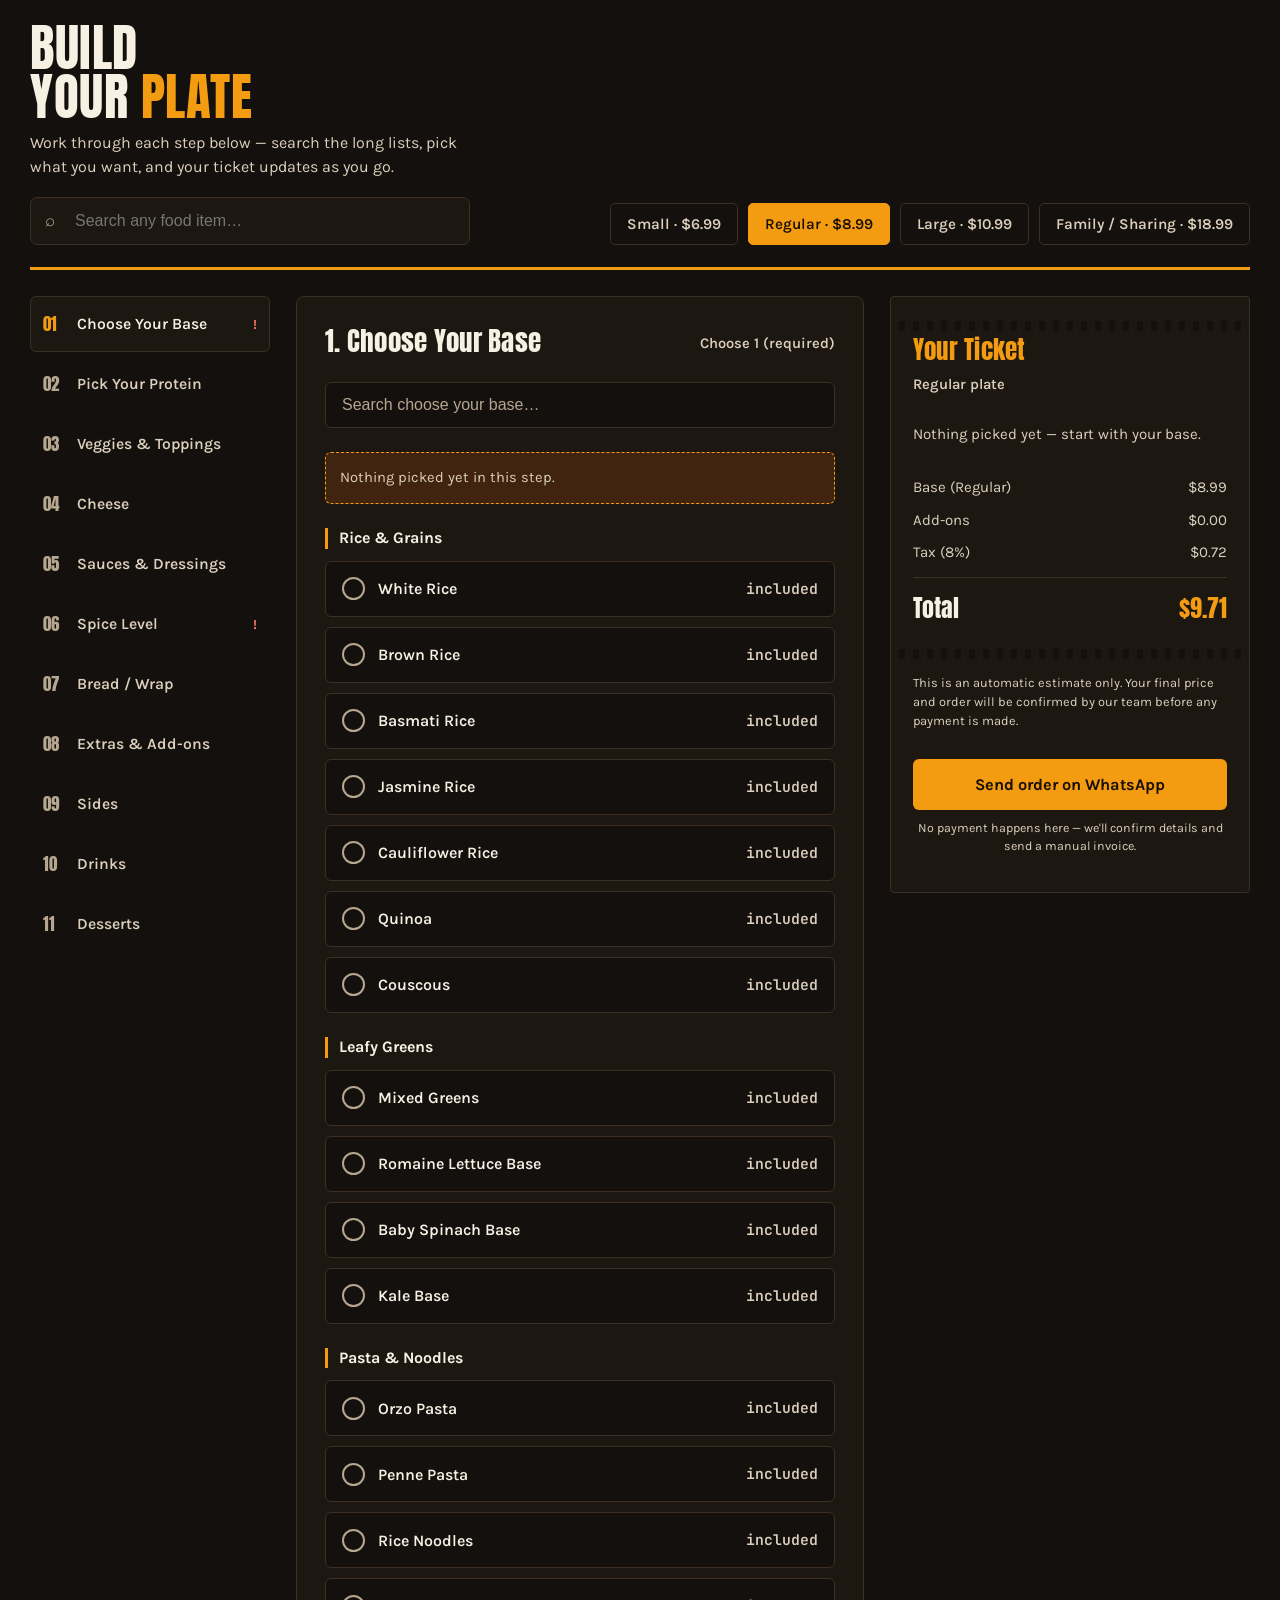
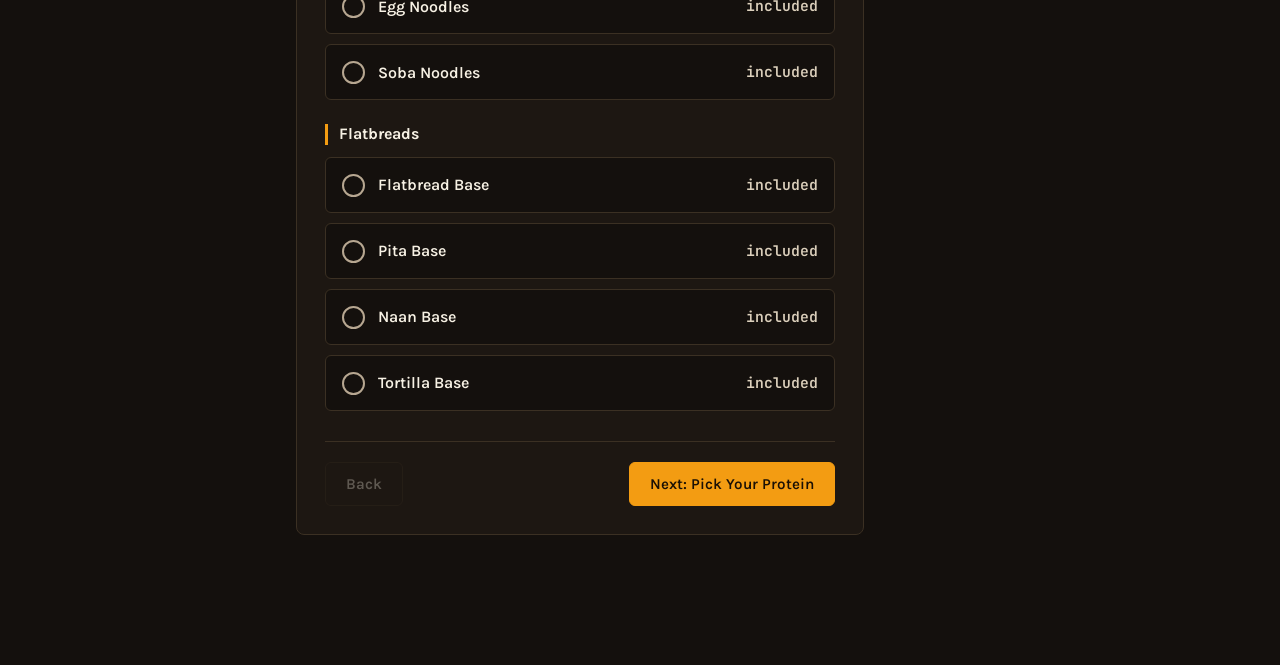
<file: Catering project/menu.html>
<!DOCTYPE html>
<html lang="en">
<head>
<meta charset="UTF-8">
<meta name="viewport" content="width=device-width, initial-scale=1.0">
<title>Build Your Plate</title>
<link rel="preconnect" href="https://fonts.googleapis.com">
<link rel="preconnect" href="https://fonts.gstatic.com" crossorigin>
<link href="https://fonts.googleapis.com/css2?family=Anton&family=Karla:wght@400;500;600;700&family=JetBrains+Mono:wght@500;600&display=swap" rel="stylesheet">
<style>
  :root {
    --bg: #14100D; --panel: #1D1712; --panel-raised: #241C15; --line: #3b3023;
    --ember: #f39c12; --ember-dim: #f39c12; --ember-tint: rgba(255,106,0,0.16);
    --cream: #F7F1E4; --cream-soft: #DCD0BC; --cream-dim: #B7A791; --danger: #FF7A63;
  }
  * { box-sizing: border-box; }
  html, body { margin:0; padding:0; background:var(--bg); color:var(--cream); font-family:'Karla',sans-serif; -webkit-font-smoothing:antialiased; font-size:16px; }
  body { line-height:1.5; }
  @media (prefers-reduced-motion: reduce) { * { transition:none !important; animation:none !important; } }
  h1,h2,.display { font-family:'Anton', sans-serif; font-weight:400; letter-spacing:0.01em; }
  button { font-family:inherit; }
  .wrap { max-width: 1260px; margin: 0 auto; padding: 24px 20px 130px; }
  header.top { display:flex; align-items:flex-end; justify-content:space-between; gap:24px; flex-wrap:wrap; padding-bottom:22px; border-bottom:3px solid var(--ember); margin-bottom:26px; }
  header.top h1 { font-size:clamp(2rem,4.6vw,3.2rem); margin:0; line-height:0.95; }
  header.top h1 span { color:var(--ember); }
  header.top p.sub { margin:10px 0 0; color:var(--cream-soft); max-width:44ch; font-size:1rem; line-height:1.5; }
  .size-picker { display:flex; gap:10px; flex-wrap:wrap; }
  .size-btn { background:transparent; border:1.5px solid var(--line); color:var(--cream-soft); font-weight:600; padding:11px 16px; border-radius:5px; cursor:pointer; font-size:0.95rem; }
  .size-btn:hover { border-color:var(--ember-dim); color:var(--cream); }
  .size-btn.active { background:var(--ember); border-color:var(--ember); color:#1A1005; }

  .layout { display:grid; grid-template-columns: 240px 1fr 360px; gap:26px; align-items:start; }
  @media (max-width: 1080px) { .layout { grid-template-columns: 220px 1fr; } .ticket-col { display:none; } }
  @media (max-width: 720px) { .layout { grid-template-columns: 1fr; } .nav-col { display:none; } }

  /* Step nav */
  .nav-col { position:sticky; top:20px; display:flex; flex-direction:column; gap:4px; }
  .nav-item { display:flex; align-items:center; gap:12px; padding:14px 12px; border-radius:6px; cursor:pointer; border:1px solid transparent; background:none; text-align:left; color:var(--cream-soft); }
  .nav-item .n { font-family:'Anton',sans-serif; font-size:1.05rem; color:var(--cream-dim); width:22px; flex-shrink:0; }
  .nav-item .l { font-size:0.98rem; font-weight:600; flex-grow:1; line-height:1.3; }
  .nav-item .c { font-size:0.85rem; font-weight:700; flex-shrink:0; }
  .nav-item.active { background:var(--panel); border-color:var(--line); color:var(--cream); }
  .nav-item.active .n { color:var(--ember); }
  .nav-item .c.done { color:var(--ember); }
  .nav-item .c.warn { color:var(--danger); }
  .nav-item:hover { color: var(--cream); }

  /* Mobile top nav */
  .mobile-nav { display:none; overflow-x:auto; gap:8px; padding-bottom:12px; margin-bottom:8px; -webkit-overflow-scrolling:touch; }
  .mobile-nav .pill { flex-shrink:0; padding:10px 15px; border:1px solid var(--line); border-radius:999px; font-size:0.9rem; font-weight:600; color:var(--cream-soft); background:var(--panel); white-space:nowrap; }
  .mobile-nav .pill.active { background:var(--ember); border-color:var(--ember); color:#1A1005; }
  @media (max-width:720px) { .mobile-nav { display:flex; } }

  /* Step panel */
  .panel { background:var(--panel); border:1px solid var(--line); border-radius:8px; padding:28px; min-height:420px; }
  .panel-head { display:flex; justify-content:space-between; align-items:flex-start; gap:16px; flex-wrap:wrap; margin-bottom:8px; }
  .panel-head h2 { font-size:1.7rem; margin:0; line-height:1.2; }
  .panel-limit { font-size:0.92rem; color:var(--cream-soft); white-space:nowrap; padding-top:8px; font-weight:600; }
  .panel-limit.warn { color:var(--danger); }
  .search-input { width:100%; margin:16px 0 8px; background:var(--bg); border:1.5px solid var(--line); color:var(--cream); padding:13px 16px; border-radius:6px; font-size:1rem; }
  .search-input:focus { outline:none; border-color:var(--ember-dim); }
  .search-input::placeholder { color:var(--cream-dim); }

  .selected-strip { display:flex; flex-wrap:wrap; gap:8px; margin:16px 0; padding:14px; background:var(--ember-tint); border:1px dashed var(--ember-dim); border-radius:6px; }
  .selected-strip .empty-note { font-size:0.92rem; color:var(--cream-soft); }
  .sel-tag { display:flex; align-items:center; gap:7px; background:var(--panel-raised); border:1px solid var(--ember-dim); color:var(--cream); font-size:0.88rem; font-weight:500; padding:6px 8px 6px 13px; border-radius:999px; }
  .sel-tag button { background:none; border:none; color:var(--ember); cursor:pointer; font-size:1.1rem; line-height:1; padding:2px 4px; }

  .group-block { margin-top:24px; }
  .group-block h3 { font-family:'Karla',sans-serif; font-weight:700; font-size:1rem; color:var(--cream); margin:0 0 12px; padding-left:11px; border-left:3px solid var(--ember); line-height:1.3; }
  .option-grid { display:grid; grid-template-columns: repeat(auto-fill, minmax(260px, 1fr)); gap:10px; }
  .option-row { display:flex; align-items:center; gap:13px; padding:14px 16px; border:1.5px solid var(--line); border-radius:6px; background:var(--bg); cursor:pointer; min-height:56px; }
  .option-row:hover { border-color:var(--ember-dim); }
  .option-row.selected { border-color:var(--ember); background:var(--ember-tint); }
  .option-row.disabled { opacity:0.35; cursor:not-allowed; pointer-events:none; }
  .box { flex-shrink:0; width:23px; height:23px; border:2.5px solid var(--cream-dim); position:relative; }
  .is-checkbox .box { border-radius:5px; }
  .is-radio .box { border-radius:50%; }
  .option-row.selected .box { background:var(--ember); border-color:var(--ember); }
  .option-row.selected .box::after { content:''; position:absolute; }
  .is-checkbox .option-row.selected .box::after { content:'✓'; color:#1A1005; font-size:14px; font-weight:700; left:3px; top:-2px; }
  .is-radio .option-row.selected .box::after { width:10px; height:10px; border-radius:50%; background:#1A1005; left:4.25px; top:4.25px; }
  .opt-name { flex-grow:1; font-size:1rem; font-weight:600; line-height:1.35; }
  .opt-price { font-family:'JetBrains Mono', monospace; font-size:0.92rem; color:var(--cream-soft); font-weight:600; white-space:nowrap; }
  .no-match { color:var(--cream-soft); font-size:0.98rem; padding:24px 0; }

  .panel-foot { display:flex; justify-content:space-between; margin-top:30px; padding-top:20px; border-top:1px solid var(--line); }
  .foot-btn { background:transparent; border:1.5px solid var(--line); color:var(--cream); padding:12px 20px; border-radius:6px; cursor:pointer; font-weight:600; font-size:0.95rem; }
  .foot-btn:hover { border-color:var(--ember-dim); }
  .foot-btn.primary { background:var(--ember); border-color:var(--ember); color:#1A1005; }
  .foot-btn:disabled { opacity:0.3; cursor:not-allowed; }

  /* Ticket */
  .ticket-col { position:sticky; top:20px; }
  .ticket { background:var(--panel); border:1px solid var(--line); padding:24px 22px; border-radius:4px; }
  .ticket-edge { height:10px; margin:0 -22px; background:repeating-linear-gradient(90deg, transparent, transparent 8px, var(--bg) 8px, var(--bg) 14px); }
  .ticket-edge.bottom { margin-top:18px; }
  .ticket h2 { font-size:1.55rem; margin:0 0 6px; color:var(--ember); }
  .ticket .ticket-sub { font-size:0.92rem; color:var(--cream-soft); margin-bottom:14px; font-weight:600; }
  .ticket-line { display:flex; justify-content:space-between; gap:10px; font-size:0.94rem; padding:8px 0; border-bottom:1px dashed var(--line); }
  .ticket-line .name { color:var(--cream); font-weight:500; }
  .ticket-line .cat { color:var(--cream-soft); font-size:0.78rem; display:block; margin-bottom:2px; }
  .ticket-line .amt { font-family:'JetBrains Mono', monospace; white-space:nowrap; color:var(--cream); font-weight:600; }
  .ticket-empty { color:var(--cream-soft); font-size:0.94rem; padding:12px 0; }
  .ticket-totals { margin-top:14px; }
  .ticket-totals .row { display:flex; justify-content:space-between; font-size:0.94rem; padding:5px 0; color:var(--cream-soft); }
  .ticket-totals .row.grand { color:var(--cream); font-family:'Anton',sans-serif; font-size:1.5rem; padding-top:12px; border-top:1px solid var(--line); margin-top:8px; }
  .ticket-totals .row.grand .amt { color:var(--ember); font-family:'Anton',sans-serif; }
  .disclaimer { font-size:0.8rem; color:var(--cream-soft); margin-top:14px; line-height:1.5; }
  .send-btn { width:100%; margin-top:16px; background:var(--ember); color:#1A1005; border:none; padding:16px; font-weight:700; font-size:1.02rem; cursor:pointer; border-radius:6px; }
  .send-btn:hover { background:#FF7E1F; }
  .send-warn { font-size:0.85rem; color:var(--danger); margin-top:10px; display:none; font-weight:600; }
  .note-inline { font-size:0.78rem; color:var(--cream-soft); text-align:center; margin-top:10px; line-height:1.4; }

  /* Mobile sticky bar */
  .mobile-bar { display:none; position:fixed; left:0; right:0; bottom:0; background:var(--panel-raised); border-top:2px solid var(--ember); padding:14px 18px; align-items:center; justify-content:space-between; z-index:40; }
  .mobile-bar .total { font-family:'Anton',sans-serif; font-size:1.3rem; }
  .mobile-bar .total span { color:var(--ember); }
  .mobile-bar button { background:var(--ember); color:#1A1005; border:none; padding:13px 20px; border-radius:6px; font-weight:700; font-size:0.98rem; cursor:pointer; }
  @media (max-width:1080px) { .mobile-bar { display:flex; } }

  .sheet-overlay { display:none; position:fixed; inset:0; background:rgba(0,0,0,0.65); z-index:50; }
  .sheet-overlay.open { display:block; animation:fadeIn .2s ease both; }
  .sheet { position:fixed; animation:sheetIn .28s cubic-bezier(.2,.7,.2,1) both; left:0; right:0; bottom:0; max-height:85vh; overflow-y:auto; background:var(--panel); border-top:2px solid var(--ember); border-radius:14px 14px 0 0; padding:22px; z-index:51; }
  .sheet-close { display:block; width:100%; text-align:center; background:none; border:none; color:var(--cream-soft); padding:8px 0 16px; font-size:0.95rem; font-weight:600; cursor:pointer; }

  a, button { -webkit-tap-highlight-color: transparent; }
  .send-btn:focus-visible, .foot-btn:focus-visible, .option-row:focus-within, .size-btn:focus-visible, .nav-item:focus-visible { outline:2px solid var(--cream); outline-offset:2px; }

  /* Motion + global food search */
  .top { animation: pageIn .65s cubic-bezier(.2,.7,.2,1) both; }
  .layout { animation: pageIn .75s .08s cubic-bezier(.2,.7,.2,1) both; }
  .search-shell { position:relative; width:min(100%, 520px); margin-top:18px; }
  .global-search {
    width:100%; background:var(--panel); border:1.5px solid var(--line); color:var(--cream);
    padding:14px 46px 14px 44px; border-radius:7px; font-size:1rem;
    transition:border-color .2s ease, box-shadow .2s ease, transform .2s ease;
  }
  .global-search:hover { border-color:var(--ember-dim); }
  .global-search:focus { outline:none; border-color:var(--ember); box-shadow:0 0 0 4px var(--ember-tint); }
  .global-search-icon { position:absolute; left:15px; top:50%; transform:translateY(-50%); color:var(--cream-dim); pointer-events:none; font-size:1.05rem; }
  .global-search-clear { position:absolute; right:9px; top:50%; transform:translateY(-50%); width:32px; height:32px; border:0; background:transparent; color:var(--cream-dim); cursor:pointer; border-radius:50%; }
  .global-search-clear:hover { color:var(--cream); background:var(--panel-raised); }
  .search-results {
    position:absolute; z-index:60; left:0; right:0; top:calc(100% + 8px); max-height:360px; overflow:auto;
    background:var(--panel-raised); border:1px solid var(--line); border-radius:9px; padding:8px;
    box-shadow:0 18px 50px rgba(0,0,0,.35); display:none;
  }
  .search-results.open { display:block; animation:dropIn .18s ease both; }
  .search-result {
    display:flex; align-items:center; gap:12px; width:100%; padding:12px 13px; border:0; border-radius:6px;
    background:transparent; color:var(--cream); text-align:left; cursor:pointer;
  }
  .search-result:hover, .search-result:focus-visible { background:var(--ember-tint); outline:none; }
  .search-result .result-dot { width:8px; height:8px; border-radius:50%; background:var(--ember); flex:0 0 auto; }
  .search-result .result-copy { min-width:0; flex:1; }
  .search-result .result-name { font-weight:700; white-space:nowrap; overflow:hidden; text-overflow:ellipsis; }
  .search-result .result-meta { font-size:.78rem; color:var(--cream-soft); margin-top:2px; }
  .search-empty { padding:18px 14px; color:var(--cream-soft); font-size:.92rem; }
  .search-count { padding:7px 12px 9px; color:var(--cream-dim); font-size:.75rem; text-transform:uppercase; letter-spacing:.08em; }
  .size-btn, .nav-item, .pill, .foot-btn, .send-btn, .mobile-bar button { transition:transform .2s ease, border-color .2s ease, background-color .2s ease, color .2s ease, box-shadow .2s ease; }
  .size-btn:active, .foot-btn:active, .send-btn:active, .mobile-bar button:active { transform:translateY(1px) scale(.99); }
  .option-row { transition:transform .2s ease, border-color .2s ease, background-color .2s ease, box-shadow .2s ease; animation:optionIn .4s both; animation-delay:calc(var(--i, 0) * 22ms); }
  .option-row:hover { transform:translateY(-2px); box-shadow:0 8px 22px rgba(0,0,0,.16); }
  .option-row.selected { box-shadow:0 0 0 1px rgba(255,106,0,.12), 0 8px 22px rgba(255,106,0,.08); }
  .option-row.selected .box { animation:selectPop .25s ease both; }
  .selected-strip { animation:fadeIn .25s ease both; }
  .ticket-line { animation:slideIn .3s ease both; }
  .ticket-line:nth-child(2) { animation-delay:30ms; } .ticket-line:nth-child(3) { animation-delay:60ms; }
  .ticket-line:nth-child(4) { animation-delay:90ms; } .ticket-line:nth-child(5) { animation-delay:120ms; }
  .panel { animation:panelIn .38s cubic-bezier(.2,.7,.2,1) both; }
  .panel-head h2 { animation:fadeIn .4s .04s both; }
  @keyframes pageIn { from {opacity:0; transform:translateY(10px)} to {opacity:1; transform:none} }
  @keyframes panelIn { from {opacity:0; transform:translateY(8px)} to {opacity:1; transform:none} }
  @keyframes fadeIn { from {opacity:0} to {opacity:1} }
  @keyframes dropIn { from {opacity:0; transform:translateY(-5px) scale(.99)} to {opacity:1; transform:none} }
  @keyframes optionIn { from {opacity:0; transform:translateY(7px)} to {opacity:1; transform:none} }
  @keyframes slideIn { from {opacity:0; transform:translateX(5px)} to {opacity:1; transform:none} }
  @keyframes sheetIn { from {transform:translateY(100%)} to {transform:none} }
  @keyframes selectPop { 0% {transform:scale(.8)} 70% {transform:scale(1.08)} 100% {transform:scale(1)} }
  @media (max-width:1080px) {
    .search-shell { width:min(100%, 480px); }
    .ticket-col { display:none; }
  }
  @media (max-width:720px) {
    .wrap { padding:18px 14px 105px; }
    header.top { align-items:stretch; gap:18px; margin-bottom:18px; }
    .search-shell { width:100%; margin-top:16px; }
    .panel { padding:20px 16px; min-height:0; border-radius:7px; }
    .panel-head h2 { font-size:1.45rem; }
    .panel-limit { padding-top:4px; }
    .option-grid { grid-template-columns:1fr; gap:8px; }
    .option-row { padding:13px 14px; min-height:54px; }
    .mobile-bar { padding:11px 14px; }
    .mobile-bar .total { font-size:1.15rem; }
    .mobile-bar button { padding:11px 15px; }
    .search-results { max-height:55vh; }
  }

</style>
</head>
<body>
<div class="wrap">
  <header class="top">
    <div>
      <h1>BUILD<br>YOUR <span>PLATE</span></h1>
      <p class="sub">Work through each step below — search the long lists, pick what you want, and your ticket updates as you go.</p>
      <div class="search-shell">
        <span class="global-search-icon" aria-hidden="true">⌕</span>
        <input class="global-search" id="globalSearch" type="search" autocomplete="off"
               placeholder="Search any food item…" aria-label="Search any food item">
        <button class="global-search-clear" id="globalSearchClear" type="button" aria-label="Clear search" hidden>×</button>
        <div class="search-results" id="searchResults" role="listbox" aria-label="Food search results"></div>
      </div>
    </div>
    <div class="size-picker" id="sizePicker"></div>
  </header>

  <div class="mobile-nav" id="mobileNav"></div>

  <div class="layout">
    <nav class="nav-col" id="navCol"></nav>
    <div class="panel" id="panel"></div>
    <div class="ticket-col">
      <div class="ticket">
        <div class="ticket-edge"></div>
        <h2>Your Ticket</h2>
        <div class="ticket-sub" id="ticketSize"></div>
        <div id="ticketLines"></div>
        <div class="ticket-totals" id="ticketTotals"></div>
        <div class="ticket-edge bottom"></div>
        <p class="disclaimer" id="disclaimerText"></p>
        <button class="send-btn" id="sendBtn">Send order on WhatsApp</button>
        <p class="send-warn" id="sendWarn">Please choose a base and spice level first.</p>
        <p class="note-inline">No payment happens here — we'll confirm details and send a manual invoice.</p>
      </div>
    </div>
  </div>
</div>

<div class="mobile-bar" id="mobileBar">
  <div class="total">Total: <span id="mobileTotal">$0.00</span></div>
  <button id="mobileTicketBtn">View ticket</button>
</div>

<div class="sheet-overlay" id="sheetOverlay"></div>
<div class="sheet" id="sheet" style="display:none;">
  <button class="sheet-close" id="sheetClose">Close</button>
  <div id="sheetContent"></div>
</div>

<script>
const DATA = {"meta": {"productName": "Build-Your-Plate Estimator", "description": "Static, client-side quote/lead generator data. No backend required.", "currency": "USD", "totalOptionsCount": 507, "version": "1.1.0"}, "theme": {"brandNamePlaceholder": "YOUR RESTAURANT NAME", "colors": {"primary": "#FF6A00", "primaryDark": "#CC5200", "primaryLight": "#FF8C33", "background": "#14100D", "surface": "#1D1712", "surfaceAlt": "#241C15", "border": "#33281E", "textPrimary": "#F3EAD9", "textSecondary": "#A99A87", "textOnPrimary": "#1A1005", "accent": "#FFA733", "success": "#4CAF50", "danger": "#E5533D"}}, "sizes": [{"id": "size-small", "name": "Small", "basePrice": 6.99, "serves": 1}, {"id": "size-regular", "name": "Regular", "basePrice": 8.99, "serves": 1}, {"id": "size-large", "name": "Large", "basePrice": 10.99, "serves": 1}, {"id": "size-family", "name": "Family / Sharing", "basePrice": 18.99, "serves": "3-4"}], "categories": [{"id": "base", "label": "Choose Your Base", "selectionType": "single", "required": true, "minSelect": 1, "maxSelect": 1, "freeIncluded": 1, "options": [{"id": "base-1", "name": "White Rice", "price": 0.0, "group": "Rice & Grains"}, {"id": "base-2", "name": "Brown Rice", "price": 0.0, "group": "Rice & Grains"}, {"id": "base-3", "name": "Basmati Rice", "price": 0.0, "group": "Rice & Grains"}, {"id": "base-4", "name": "Jasmine Rice", "price": 0.0, "group": "Rice & Grains"}, {"id": "base-5", "name": "Cauliflower Rice", "price": 0.0, "group": "Rice & Grains"}, {"id": "base-6", "name": "Quinoa", "price": 0.0, "group": "Rice & Grains"}, {"id": "base-7", "name": "Couscous", "price": 0.0, "group": "Rice & Grains"}, {"id": "base-8", "name": "Mixed Greens", "price": 0.0, "group": "Leafy Greens"}, {"id": "base-9", "name": "Romaine Lettuce Base", "price": 0.0, "group": "Leafy Greens"}, {"id": "base-10", "name": "Baby Spinach Base", "price": 0.0, "group": "Leafy Greens"}, {"id": "base-11", "name": "Kale Base", "price": 0.0, "group": "Leafy Greens"}, {"id": "base-12", "name": "Orzo Pasta", "price": 0.0, "group": "Pasta & Noodles"}, {"id": "base-13", "name": "Penne Pasta", "price": 0.0, "group": "Pasta & Noodles"}, {"id": "base-14", "name": "Rice Noodles", "price": 0.0, "group": "Pasta & Noodles"}, {"id": "base-15", "name": "Egg Noodles", "price": 0.0, "group": "Pasta & Noodles"}, {"id": "base-16", "name": "Soba Noodles", "price": 0.0, "group": "Pasta & Noodles"}, {"id": "base-17", "name": "Flatbread Base", "price": 0.0, "group": "Flatbreads"}, {"id": "base-18", "name": "Pita Base", "price": 0.0, "group": "Flatbreads"}, {"id": "base-19", "name": "Naan Base", "price": 0.0, "group": "Flatbreads"}, {"id": "base-20", "name": "Tortilla Base", "price": 0.0, "group": "Flatbreads"}]}, {"id": "protein", "label": "Pick Your Protein", "selectionType": "multiple", "required": false, "minSelect": 0, "maxSelect": 3, "freeIncluded": 1, "options": [{"id": "protein-chicken-grilled", "name": "Grilled Chicken", "price": 3.25, "group": "Chicken", "vegetarian": false}, {"id": "protein-chicken-tandoori", "name": "Tandoori Chicken", "price": 3.25, "group": "Chicken", "vegetarian": false}, {"id": "protein-chicken-bbq", "name": "BBQ Chicken", "price": 2.75, "group": "Chicken", "vegetarian": false}, {"id": "protein-chicken-buffalo", "name": "Buffalo Chicken", "price": 2.75, "group": "Chicken", "vegetarian": false}, {"id": "protein-chicken-lemon-herb", "name": "Lemon Herb Chicken", "price": 3.5, "group": "Chicken", "vegetarian": false}, {"id": "protein-chicken-blackened", "name": "Blackened Chicken", "price": 2.75, "group": "Chicken", "vegetarian": false}, {"id": "protein-tofu-grilled", "name": "Grilled Tofu", "price": 2.5, "group": "Tofu", "vegetarian": true}, {"id": "protein-tofu-tandoori", "name": "Tandoori Tofu", "price": 2.5, "group": "Tofu", "vegetarian": true}, {"id": "protein-tofu-bbq", "name": "BBQ Tofu", "price": 3.25, "group": "Tofu", "vegetarian": true}, {"id": "protein-tofu-buffalo", "name": "Buffalo Tofu", "price": 3.0, "group": "Tofu", "vegetarian": true}, {"id": "protein-tofu-lemon-herb", "name": "Lemon Herb Tofu", "price": 3.25, "group": "Tofu", "vegetarian": true}, {"id": "protein-tofu-blackened", "name": "Blackened Tofu", "price": 3.25, "group": "Tofu", "vegetarian": true}, {"id": "protein-chickpea-grilled", "name": "Grilled Chickpea", "price": 2.5, "group": "Chickpea", "vegetarian": true}, {"id": "protein-chickpea-tandoori", "name": "Tandoori Chickpea", "price": 3.0, "group": "Chickpea", "vegetarian": true}, {"id": "protein-chickpea-bbq", "name": "BBQ Chickpea", "price": 2.5, "group": "Chickpea", "vegetarian": true}, {"id": "protein-chickpea-buffalo", "name": "Buffalo Chickpea", "price": 2.5, "group": "Chickpea", "vegetarian": true}, {"id": "protein-chickpea-lemon-herb", "name": "Lemon Herb Chickpea", "price": 2.75, "group": "Chickpea", "vegetarian": true}, {"id": "protein-chickpea-blackened", "name": "Blackened Chickpea", "price": 2.5, "group": "Chickpea", "vegetarian": true}, {"id": "protein-paneer-grilled", "name": "Grilled Paneer", "price": 3.5, "group": "Paneer", "vegetarian": true}, {"id": "protein-paneer-tandoori", "name": "Tandoori Paneer", "price": 3.25, "group": "Paneer", "vegetarian": true}, {"id": "protein-paneer-bbq", "name": "BBQ Paneer", "price": 3.5, "group": "Paneer", "vegetarian": true}, {"id": "protein-paneer-buffalo", "name": "Buffalo Paneer", "price": 2.75, "group": "Paneer", "vegetarian": true}, {"id": "protein-paneer-lemon-herb", "name": "Lemon Herb Paneer", "price": 3.0, "group": "Paneer", "vegetarian": true}, {"id": "protein-paneer-blackened", "name": "Blackened Paneer", "price": 3.0, "group": "Paneer", "vegetarian": true}, {"id": "protein-turkey-grilled", "name": "Grilled Turkey", "price": 2.75, "group": "Turkey", "vegetarian": false}, {"id": "protein-turkey-tandoori", "name": "Tandoori Turkey", "price": 3.0, "group": "Turkey", "vegetarian": false}, {"id": "protein-turkey-bbq", "name": "BBQ Turkey", "price": 2.75, "group": "Turkey", "vegetarian": false}, {"id": "protein-turkey-buffalo", "name": "Buffalo Turkey", "price": 3.0, "group": "Turkey", "vegetarian": false}, {"id": "protein-turkey-lemon-herb", "name": "Lemon Herb Turkey", "price": 3.5, "group": "Turkey", "vegetarian": false}, {"id": "protein-turkey-blackened", "name": "Blackened Turkey", "price": 3.0, "group": "Turkey", "vegetarian": false}, {"id": "protein-beef-grilled", "name": "Grilled Beef", "price": 3.75, "group": "Beef", "vegetarian": false}, {"id": "protein-beef-tandoori", "name": "Tandoori Beef", "price": 3.75, "group": "Beef", "vegetarian": false}, {"id": "protein-beef-bbq", "name": "BBQ Beef", "price": 3.75, "group": "Beef", "vegetarian": false}, {"id": "protein-beef-buffalo", "name": "Buffalo Beef", "price": 4.5, "group": "Beef", "vegetarian": false}, {"id": "protein-beef-lemon-herb", "name": "Lemon Herb Beef", "price": 4.25, "group": "Beef", "vegetarian": false}, {"id": "protein-beef-blackened", "name": "Blackened Beef", "price": 4.0, "group": "Beef", "vegetarian": false}, {"id": "protein-pork-grilled", "name": "Grilled Pork", "price": 3.5, "group": "Pork", "vegetarian": false}, {"id": "protein-pork-tandoori", "name": "Tandoori Pork", "price": 4.0, "group": "Pork", "vegetarian": false}, {"id": "protein-pork-bbq", "name": "BBQ Pork", "price": 3.5, "group": "Pork", "vegetarian": false}, {"id": "protein-pork-buffalo", "name": "Buffalo Pork", "price": 3.75, "group": "Pork", "vegetarian": false}, {"id": "protein-pork-lemon-herb", "name": "Lemon Herb Pork", "price": 4.25, "group": "Pork", "vegetarian": false}, {"id": "protein-pork-blackened", "name": "Blackened Pork", "price": 4.0, "group": "Pork", "vegetarian": false}, {"id": "protein-halloumi-grilled", "name": "Grilled Halloumi", "price": 4.0, "group": "Halloumi", "vegetarian": true}, {"id": "protein-halloumi-tandoori", "name": "Tandoori Halloumi", "price": 4.25, "group": "Halloumi", "vegetarian": true}, {"id": "protein-halloumi-bbq", "name": "BBQ Halloumi", "price": 4.25, "group": "Halloumi", "vegetarian": true}, {"id": "protein-halloumi-buffalo", "name": "Buffalo Halloumi", "price": 4.25, "group": "Halloumi", "vegetarian": true}, {"id": "protein-halloumi-lemon-herb", "name": "Lemon Herb Halloumi", "price": 3.75, "group": "Halloumi", "vegetarian": true}, {"id": "protein-halloumi-blackened", "name": "Blackened Halloumi", "price": 3.5, "group": "Halloumi", "vegetarian": true}, {"id": "protein-falafel-grilled", "name": "Grilled Falafel", "price": 2.5, "group": "Falafel", "vegetarian": true}, {"id": "protein-falafel-tandoori", "name": "Tandoori Falafel", "price": 2.5, "group": "Falafel", "vegetarian": true}, {"id": "protein-falafel-bbq", "name": "BBQ Falafel", "price": 2.5, "group": "Falafel", "vegetarian": true}, {"id": "protein-falafel-buffalo", "name": "Buffalo Falafel", "price": 3.25, "group": "Falafel", "vegetarian": true}, {"id": "protein-falafel-lemon-herb", "name": "Lemon Herb Falafel", "price": 3.25, "group": "Falafel", "vegetarian": true}, {"id": "protein-falafel-blackened", "name": "Blackened Falafel", "price": 2.5, "group": "Falafel", "vegetarian": true}, {"id": "protein-shrimp-grilled", "name": "Grilled Shrimp", "price": 5.25, "group": "Shrimp", "vegetarian": false}, {"id": "protein-shrimp-tandoori", "name": "Tandoori Shrimp", "price": 5.0, "group": "Shrimp", "vegetarian": false}, {"id": "protein-shrimp-bbq", "name": "BBQ Shrimp", "price": 5.5, "group": "Shrimp", "vegetarian": false}, {"id": "protein-shrimp-buffalo", "name": "Buffalo Shrimp", "price": 5.0, "group": "Shrimp", "vegetarian": false}, {"id": "protein-shrimp-lemon-herb", "name": "Lemon Herb Shrimp", "price": 4.75, "group": "Shrimp", "vegetarian": false}, {"id": "protein-shrimp-blackened", "name": "Blackened Shrimp", "price": 4.75, "group": "Shrimp", "vegetarian": false}, {"id": "protein-salmon-grilled", "name": "Grilled Salmon", "price": 5.5, "group": "Salmon", "vegetarian": false}, {"id": "protein-salmon-tandoori", "name": "Tandoori Salmon", "price": 5.25, "group": "Salmon", "vegetarian": false}, {"id": "protein-salmon-bbq", "name": "BBQ Salmon", "price": 5.5, "group": "Salmon", "vegetarian": false}, {"id": "protein-salmon-buffalo", "name": "Buffalo Salmon", "price": 6.0, "group": "Salmon", "vegetarian": false}, {"id": "protein-salmon-lemon-herb", "name": "Lemon Herb Salmon", "price": 5.5, "group": "Salmon", "vegetarian": false}, {"id": "protein-salmon-blackened", "name": "Blackened Salmon", "price": 5.25, "group": "Salmon", "vegetarian": false}, {"id": "protein-tuna-grilled", "name": "Grilled Tuna", "price": 5.75, "group": "Tuna", "vegetarian": false}, {"id": "protein-tuna-tandoori", "name": "Tandoori Tuna", "price": 5.25, "group": "Tuna", "vegetarian": false}, {"id": "protein-tuna-bbq", "name": "BBQ Tuna", "price": 4.75, "group": "Tuna", "vegetarian": false}, {"id": "protein-tuna-buffalo", "name": "Buffalo Tuna", "price": 4.75, "group": "Tuna", "vegetarian": false}, {"id": "protein-tuna-lemon-herb", "name": "Lemon Herb Tuna", "price": 4.75, "group": "Tuna", "vegetarian": false}, {"id": "protein-tuna-blackened", "name": "Blackened Tuna", "price": 5.5, "group": "Tuna", "vegetarian": false}, {"id": "protein-lamb-grilled", "name": "Grilled Lamb", "price": 5.75, "group": "Lamb", "vegetarian": false}, {"id": "protein-lamb-tandoori", "name": "Tandoori Lamb", "price": 5.5, "group": "Lamb", "vegetarian": false}, {"id": "protein-lamb-bbq", "name": "BBQ Lamb", "price": 5.0, "group": "Lamb", "vegetarian": false}, {"id": "protein-lamb-buffalo", "name": "Buffalo Lamb", "price": 5.5, "group": "Lamb", "vegetarian": false}, {"id": "protein-lamb-lemon-herb", "name": "Lemon Herb Lamb", "price": 6.0, "group": "Lamb", "vegetarian": false}, {"id": "protein-lamb-blackened", "name": "Blackened Lamb", "price": 5.5, "group": "Lamb", "vegetarian": false}, {"id": "protein-duck-grilled", "name": "Grilled Duck", "price": 6.25, "group": "Duck", "vegetarian": false}, {"id": "protein-duck-tandoori", "name": "Tandoori Duck", "price": 6.0, "group": "Duck", "vegetarian": false}, {"id": "protein-duck-bbq", "name": "BBQ Duck", "price": 5.25, "group": "Duck", "vegetarian": false}, {"id": "protein-duck-buffalo", "name": "Buffalo Duck", "price": 6.0, "group": "Duck", "vegetarian": false}, {"id": "protein-duck-lemon-herb", "name": "Lemon Herb Duck", "price": 6.0, "group": "Duck", "vegetarian": false}, {"id": "protein-duck-blackened", "name": "Blackened Duck", "price": 5.75, "group": "Duck", "vegetarian": false}]}, {"id": "toppings", "label": "Veggies & Toppings", "selectionType": "multiple", "required": false, "minSelect": 0, "maxSelect": 15, "freeIncluded": 5, "options": [{"id": "topping-1", "name": "Lettuce", "price": 0.5, "group": "Leafy Greens"}, {"id": "topping-2", "name": "Romaine Lettuce", "price": 0.5, "group": "Leafy Greens"}, {"id": "topping-3", "name": "Iceberg Lettuce", "price": 0.5, "group": "Leafy Greens"}, {"id": "topping-4", "name": "Baby Spinach", "price": 0.5, "group": "Leafy Greens"}, {"id": "topping-5", "name": "Kale", "price": 0.5, "group": "Leafy Greens"}, {"id": "topping-6", "name": "Arugula", "price": 0.5, "group": "Leafy Greens"}, {"id": "topping-7", "name": "Red Cabbage", "price": 0.5, "group": "Leafy Greens"}, {"id": "topping-8", "name": "Green Cabbage", "price": 0.5, "group": "Leafy Greens"}, {"id": "topping-9", "name": "Napa Cabbage", "price": 0.5, "group": "Leafy Greens"}, {"id": "topping-10", "name": "Tomato", "price": 0.5, "group": "Tomatoes & Alliums"}, {"id": "topping-11", "name": "Cherry Tomatoes", "price": 0.5, "group": "Tomatoes & Alliums"}, {"id": "topping-12", "name": "Grape Tomatoes", "price": 0.5, "group": "Tomatoes & Alliums"}, {"id": "topping-13", "name": "Sun-Dried Tomatoes", "price": 0.5, "group": "Tomatoes & Alliums"}, {"id": "topping-14", "name": "Cucumber", "price": 0.5, "group": "Tomatoes & Alliums"}, {"id": "topping-15", "name": "English Cucumber", "price": 0.5, "group": "Tomatoes & Alliums"}, {"id": "topping-16", "name": "Red Onion", "price": 0.5, "group": "Tomatoes & Alliums"}, {"id": "topping-17", "name": "White Onion", "price": 0.5, "group": "Tomatoes & Alliums"}, {"id": "topping-18", "name": "Yellow Onion", "price": 0.5, "group": "Tomatoes & Alliums"}, {"id": "topping-19", "name": "Green Onion", "price": 0.5, "group": "Tomatoes & Alliums"}, {"id": "topping-20", "name": "Pickled Red Onion", "price": 0.5, "group": "Tomatoes & Alliums"}, {"id": "topping-21", "name": "Shallots", "price": 0.5, "group": "Tomatoes & Alliums"}, {"id": "topping-22", "name": "Corn", "price": 0.5, "group": "Corn, Beans & Olives"}, {"id": "topping-23", "name": "Grilled Corn", "price": 0.5, "group": "Corn, Beans & Olives"}, {"id": "topping-24", "name": "Black Beans", "price": 0.5, "group": "Corn, Beans & Olives"}, {"id": "topping-25", "name": "Kidney Beans", "price": 0.5, "group": "Corn, Beans & Olives"}, {"id": "topping-26", "name": "Pinto Beans", "price": 0.5, "group": "Corn, Beans & Olives"}, {"id": "topping-27", "name": "Chickpeas Topping", "price": 0.5, "group": "Corn, Beans & Olives"}, {"id": "topping-28", "name": "Edamame", "price": 0.5, "group": "Corn, Beans & Olives"}, {"id": "topping-29", "name": "Green Peas", "price": 0.5, "group": "Corn, Beans & Olives"}, {"id": "topping-30", "name": "Black Olives", "price": 0.5, "group": "Corn, Beans & Olives"}, {"id": "topping-31", "name": "Kalamata Olives", "price": 0.5, "group": "Corn, Beans & Olives"}, {"id": "topping-32", "name": "Green Olives", "price": 0.5, "group": "Corn, Beans & Olives"}, {"id": "topping-33", "name": "Roasted Red Peppers", "price": 0.5, "group": "Peppers & Mushrooms"}, {"id": "topping-34", "name": "Banana Peppers", "price": 0.5, "group": "Peppers & Mushrooms"}, {"id": "topping-35", "name": "Pepperoncini", "price": 0.5, "group": "Peppers & Mushrooms"}, {"id": "topping-36", "name": "Jalapenos", "price": 0.5, "group": "Peppers & Mushrooms"}, {"id": "topping-37", "name": "Pickled Jalapenos", "price": 0.5, "group": "Peppers & Mushrooms"}, {"id": "topping-38", "name": "Serrano Peppers", "price": 0.5, "group": "Peppers & Mushrooms"}, {"id": "topping-39", "name": "Mushrooms", "price": 0.5, "group": "Peppers & Mushrooms"}, {"id": "topping-40", "name": "Portobello Mushrooms", "price": 0.5, "group": "Peppers & Mushrooms"}, {"id": "topping-41", "name": "Shiitake Mushrooms", "price": 0.5, "group": "Peppers & Mushrooms"}, {"id": "topping-42", "name": "Bell Pepper Red", "price": 0.5, "group": "Peppers & Mushrooms"}, {"id": "topping-43", "name": "Bell Pepper Green", "price": 0.5, "group": "Peppers & Mushrooms"}, {"id": "topping-44", "name": "Bell Pepper Yellow", "price": 0.5, "group": "Peppers & Mushrooms"}, {"id": "topping-45", "name": "Zucchini", "price": 0.5, "group": "Roots & Roasting Vegetables"}, {"id": "topping-46", "name": "Yellow Squash", "price": 0.5, "group": "Roots & Roasting Vegetables"}, {"id": "topping-47", "name": "Eggplant", "price": 0.5, "group": "Roots & Roasting Vegetables"}, {"id": "topping-48", "name": "Asparagus", "price": 0.5, "group": "Roots & Roasting Vegetables"}, {"id": "topping-49", "name": "Broccoli", "price": 0.5, "group": "Roots & Roasting Vegetables"}, {"id": "topping-50", "name": "Cauliflower", "price": 0.5, "group": "Roots & Roasting Vegetables"}, {"id": "topping-51", "name": "Carrots", "price": 0.5, "group": "Roots & Roasting Vegetables"}, {"id": "topping-52", "name": "Shredded Carrots", "price": 0.5, "group": "Roots & Roasting Vegetables"}, {"id": "topping-53", "name": "Beets", "price": 0.5, "group": "Roots & Roasting Vegetables"}, {"id": "topping-54", "name": "Radish", "price": 0.5, "group": "Roots & Roasting Vegetables"}, {"id": "topping-55", "name": "Daikon Radish", "price": 0.5, "group": "Roots & Roasting Vegetables"}, {"id": "topping-56", "name": "Avocado", "price": 0.5, "group": "Creamy & Fresh"}, {"id": "topping-57", "name": "Guacamole Topping", "price": 0.5, "group": "Creamy & Fresh"}, {"id": "topping-58", "name": "Artichoke Hearts", "price": 0.5, "group": "Creamy & Fresh"}, {"id": "topping-59", "name": "Capers", "price": 0.5, "group": "Creamy & Fresh"}, {"id": "topping-60", "name": "Alfalfa Sprouts", "price": 0.5, "group": "Creamy & Fresh"}, {"id": "topping-61", "name": "Bean Sprouts", "price": 0.5, "group": "Creamy & Fresh"}, {"id": "topping-62", "name": "Pineapple", "price": 0.5, "group": "Fruits & Sweet"}, {"id": "topping-63", "name": "Mango", "price": 0.5, "group": "Fruits & Sweet"}, {"id": "topping-64", "name": "Apple Slices", "price": 0.5, "group": "Fruits & Sweet"}, {"id": "topping-65", "name": "Dried Cranberries", "price": 0.5, "group": "Fruits & Sweet"}, {"id": "topping-66", "name": "Raisins", "price": 0.5, "group": "Fruits & Sweet"}, {"id": "topping-67", "name": "Dates", "price": 0.5, "group": "Fruits & Sweet"}, {"id": "topping-68", "name": "Pomegranate Seeds", "price": 0.5, "group": "Fruits & Sweet"}, {"id": "topping-69", "name": "Roasted Garlic", "price": 0.5, "group": "Aromatics & Herbs"}, {"id": "topping-70", "name": "Caramelized Onions", "price": 0.5, "group": "Aromatics & Herbs"}, {"id": "topping-71", "name": "Sun-Dried Tomato Tapenade", "price": 0.5, "group": "Aromatics & Herbs"}, {"id": "topping-72", "name": "Basil Leaves", "price": 0.5, "group": "Aromatics & Herbs"}, {"id": "topping-73", "name": "Cilantro", "price": 0.5, "group": "Aromatics & Herbs"}, {"id": "topping-74", "name": "Parsley", "price": 0.5, "group": "Aromatics & Herbs"}, {"id": "topping-75", "name": "Mint Leaves", "price": 0.5, "group": "Aromatics & Herbs"}, {"id": "topping-76", "name": "Dill", "price": 0.5, "group": "Aromatics & Herbs"}, {"id": "topping-77", "name": "Scallions", "price": 0.5, "group": "Aromatics & Herbs"}, {"id": "topping-78", "name": "Chives", "price": 0.5, "group": "Aromatics & Herbs"}, {"id": "topping-79", "name": "Fennel", "price": 0.5, "group": "Aromatics & Herbs"}, {"id": "topping-80", "name": "Celery", "price": 0.5, "group": "Aromatics & Herbs"}, {"id": "topping-81", "name": "Snap Peas", "price": 0.5, "group": "Crunch & Pods"}, {"id": "topping-82", "name": "Snow Peas", "price": 0.5, "group": "Crunch & Pods"}, {"id": "topping-83", "name": "Water Chestnuts", "price": 0.5, "group": "Crunch & Pods"}, {"id": "topping-84", "name": "Bamboo Shoots", "price": 0.5, "group": "Crunch & Pods"}, {"id": "topping-85", "name": "Baby Corn", "price": 0.5, "group": "Crunch & Pods"}, {"id": "topping-86", "name": "Bok Choy", "price": 0.5, "group": "Crunch & Pods"}, {"id": "topping-87", "name": "Brussels Sprouts", "price": 0.5, "group": "Crunch & Pods"}, {"id": "topping-88", "name": "Sweet Potato Cubed", "price": 0.5, "group": "Squash, Roots & Pulses"}, {"id": "topping-89", "name": "Butternut Squash", "price": 0.5, "group": "Squash, Roots & Pulses"}, {"id": "topping-90", "name": "Pumpkin", "price": 0.5, "group": "Squash, Roots & Pulses"}, {"id": "topping-91", "name": "Okra", "price": 0.5, "group": "Squash, Roots & Pulses"}, {"id": "topping-92", "name": "Green Beans", "price": 0.5, "group": "Squash, Roots & Pulses"}, {"id": "topping-93", "name": "Lima Beans", "price": 0.5, "group": "Squash, Roots & Pulses"}, {"id": "topping-94", "name": "Cannellini Beans", "price": 0.5, "group": "Squash, Roots & Pulses"}, {"id": "topping-95", "name": "Lentils", "price": 0.5, "group": "Squash, Roots & Pulses"}, {"id": "topping-96", "name": "Split Peas", "price": 0.5, "group": "Squash, Roots & Pulses"}, {"id": "topping-97", "name": "Roasted Chickpeas", "price": 0.5, "group": "Squash, Roots & Pulses"}, {"id": "topping-98", "name": "Marinated Tofu Cubes", "price": 0.5, "group": "Squash, Roots & Pulses"}, {"id": "topping-99", "name": "Kimchi", "price": 0.5, "group": "Pickled & Fermented"}, {"id": "topping-100", "name": "Sauerkraut", "price": 0.5, "group": "Pickled & Fermented"}, {"id": "topping-101", "name": "Pickled Cucumber", "price": 0.5, "group": "Pickled & Fermented"}, {"id": "topping-102", "name": "Pickled Beets", "price": 0.5, "group": "Pickled & Fermented"}, {"id": "topping-103", "name": "Pickled Carrots", "price": 0.5, "group": "Pickled & Fermented"}, {"id": "topping-104", "name": "Giardiniera", "price": 0.5, "group": "Pickled & Fermented"}, {"id": "topping-105", "name": "Roasted Cherry Tomatoes", "price": 0.5, "group": "Charred & Toasted"}, {"id": "topping-106", "name": "Charred Corn", "price": 0.5, "group": "Charred & Toasted"}, {"id": "topping-107", "name": "Grilled Zucchini", "price": 0.5, "group": "Charred & Toasted"}, {"id": "topping-108", "name": "Grilled Eggplant", "price": 0.5, "group": "Charred & Toasted"}, {"id": "topping-109", "name": "Roasted Butternut Squash", "price": 0.5, "group": "Charred & Toasted"}, {"id": "topping-110", "name": "Roasted Brussels Sprouts", "price": 0.5, "group": "Charred & Toasted"}, {"id": "topping-111", "name": "Crispy Chickpeas", "price": 0.5, "group": "Charred & Toasted"}, {"id": "topping-112", "name": "Crispy Onions Topping", "price": 0.5, "group": "Charred & Toasted"}, {"id": "topping-113", "name": "Fried Shallots Topping", "price": 0.5, "group": "Charred & Toasted"}, {"id": "topping-114", "name": "Toasted Coconut", "price": 0.5, "group": "Charred & Toasted"}, {"id": "topping-115", "name": "Golden Raisins", "price": 0.5, "group": "Dried Fruit & Citrus"}, {"id": "topping-116", "name": "Dried Apricots", "price": 0.5, "group": "Dried Fruit & Citrus"}, {"id": "topping-117", "name": "Fresh Figs", "price": 0.5, "group": "Dried Fruit & Citrus"}, {"id": "topping-118", "name": "Blueberries", "price": 0.5, "group": "Dried Fruit & Citrus"}, {"id": "topping-119", "name": "Strawberries", "price": 0.5, "group": "Dried Fruit & Citrus"}, {"id": "topping-120", "name": "Orange Segments", "price": 0.5, "group": "Dried Fruit & Citrus"}, {"id": "topping-121", "name": "Grapefruit Segments", "price": 0.5, "group": "Dried Fruit & Citrus"}, {"id": "topping-122", "name": "Pomelo", "price": 0.5, "group": "Dried Fruit & Citrus"}, {"id": "topping-123", "name": "Jicama", "price": 0.5, "group": "Specialty Greens"}, {"id": "topping-124", "name": "Watercress", "price": 0.5, "group": "Specialty Greens"}, {"id": "topping-125", "name": "Endive", "price": 0.5, "group": "Specialty Greens"}, {"id": "topping-126", "name": "Radicchio", "price": 0.5, "group": "Specialty Greens"}, {"id": "topping-127", "name": "Frisee", "price": 0.5, "group": "Specialty Greens"}, {"id": "topping-128", "name": "Micro Greens", "price": 0.5, "group": "Specialty Greens"}, {"id": "topping-129", "name": "Everything Bagel Seasoning Topping", "price": 0.5, "group": "Specialty Greens"}]}, {"id": "cheese", "label": "Cheese", "selectionType": "multiple", "required": false, "minSelect": 0, "maxSelect": 5, "freeIncluded": 1, "options": [{"id": "cheese-1", "name": "Cheddar", "price": 0.75, "group": "Everyday Melts"}, {"id": "cheese-2", "name": "Mozzarella", "price": 0.75, "group": "Everyday Melts"}, {"id": "cheese-3", "name": "Feta", "price": 0.75, "group": "Everyday Melts"}, {"id": "cheese-4", "name": "Parmesan", "price": 0.75, "group": "Everyday Melts"}, {"id": "cheese-5", "name": "Pepper Jack", "price": 0.75, "group": "Everyday Melts"}, {"id": "cheese-6", "name": "Monterey Jack", "price": 0.75, "group": "Everyday Melts"}, {"id": "cheese-7", "name": "Blue Cheese", "price": 0.75, "group": "Bold & Tangy"}, {"id": "cheese-8", "name": "Goat Cheese", "price": 0.75, "group": "Bold & Tangy"}, {"id": "cheese-9", "name": "Cotija", "price": 0.75, "group": "Bold & Tangy"}, {"id": "cheese-10", "name": "Queso Fresco", "price": 0.75, "group": "Bold & Tangy"}, {"id": "cheese-11", "name": "Paneer Cheese", "price": 1.0, "group": "Bold & Tangy"}, {"id": "cheese-12", "name": "Halloumi Cheese", "price": 0.75, "group": "Bold & Tangy"}, {"id": "cheese-13", "name": "Provolone", "price": 0.75, "group": "Classic Continental"}, {"id": "cheese-14", "name": "Swiss", "price": 0.75, "group": "Classic Continental"}, {"id": "cheese-15", "name": "Gouda", "price": 0.75, "group": "Classic Continental"}, {"id": "cheese-16", "name": "Brie", "price": 0.75, "group": "Classic Continental"}, {"id": "cheese-17", "name": "Ricotta", "price": 0.75, "group": "Classic Continental"}, {"id": "cheese-18", "name": "Cream Cheese", "price": 0.75, "group": "Classic Continental"}, {"id": "cheese-19", "name": "Nacho Cheese Sauce", "price": 0.75, "group": "Sauces & Specialty"}, {"id": "cheese-20", "name": "Shredded Mexican Blend", "price": 0.5, "group": "Sauces & Specialty"}, {"id": "cheese-21", "name": "Vegan Cheese", "price": 0.75, "group": "Sauces & Specialty"}, {"id": "cheese-22", "name": "Smoked Cheddar", "price": 1.0, "group": "Sauces & Specialty"}, {"id": "cheese-23", "name": "Gruyere", "price": 1.0, "group": "Sauces & Specialty"}, {"id": "cheese-24", "name": "Mascarpone", "price": 0.5, "group": "Sauces & Specialty"}, {"id": "cheese-25", "name": "Burrata", "price": 0.75, "group": "Sauces & Specialty"}, {"id": "cheese-26", "name": "Mozzarella Pearls", "price": 0.75, "group": "Sauces & Specialty"}]}, {"id": "sauce", "label": "Sauces & Dressings", "selectionType": "multiple", "required": false, "minSelect": 0, "maxSelect": 6, "freeIncluded": 2, "options": [{"id": "sauce-1", "name": "Ranch", "price": 0.5, "group": "Classic & Creamy"}, {"id": "sauce-2", "name": "Caesar Dressing", "price": 0.5, "group": "Classic & Creamy"}, {"id": "sauce-3", "name": "Blue Cheese Dressing", "price": 0.5, "group": "Classic & Creamy"}, {"id": "sauce-4", "name": "Honey Mustard", "price": 0.5, "group": "Classic & Creamy"}, {"id": "sauce-5", "name": "Classic BBQ", "price": 0.5, "group": "Barbecue & Spicy"}, {"id": "sauce-6", "name": "Spicy BBQ", "price": 0.5, "group": "Barbecue & Spicy"}, {"id": "sauce-7", "name": "Buffalo Sauce", "price": 0.5, "group": "Barbecue & Spicy"}, {"id": "sauce-8", "name": "Sriracha Mayo", "price": 0.5, "group": "Barbecue & Spicy"}, {"id": "sauce-9", "name": "Chipotle Mayo", "price": 0.5, "group": "Barbecue & Spicy"}, {"id": "sauce-10", "name": "Garlic Aioli", "price": 0.5, "group": "Barbecue & Spicy"}, {"id": "sauce-11", "name": "Tzatziki", "price": 0.5, "group": "Mediterranean & Middle Eastern"}, {"id": "sauce-12", "name": "Hummus Sauce", "price": 0.5, "group": "Mediterranean & Middle Eastern"}, {"id": "sauce-13", "name": "Tahini", "price": 0.5, "group": "Mediterranean & Middle Eastern"}, {"id": "sauce-14", "name": "Harissa", "price": 0.5, "group": "Mediterranean & Middle Eastern"}, {"id": "sauce-15", "name": "Peri-Peri Sauce", "price": 0.5, "group": "Mediterranean & Middle Eastern"}, {"id": "sauce-16", "name": "Sweet Chili Sauce", "price": 0.5, "group": "Asian-Inspired"}, {"id": "sauce-17", "name": "Teriyaki Sauce", "price": 0.5, "group": "Asian-Inspired"}, {"id": "sauce-18", "name": "Soy Ginger Sauce", "price": 0.5, "group": "Asian-Inspired"}, {"id": "sauce-19", "name": "Sesame Ginger Dressing", "price": 0.5, "group": "Asian-Inspired"}, {"id": "sauce-20", "name": "Thousand Island", "price": 0.5, "group": "Classic Dressings"}, {"id": "sauce-21", "name": "Italian Dressing", "price": 0.5, "group": "Classic Dressings"}, {"id": "sauce-22", "name": "Balsamic Vinaigrette", "price": 0.5, "group": "Classic Dressings"}, {"id": "sauce-23", "name": "Greek Vinaigrette", "price": 0.5, "group": "Classic Dressings"}, {"id": "sauce-24", "name": "Lemon Herb Dressing", "price": 0.5, "group": "Classic Dressings"}, {"id": "sauce-25", "name": "Chimichurri", "price": 0.5, "group": "Latin & Mexican"}, {"id": "sauce-26", "name": "Salsa Verde", "price": 0.5, "group": "Latin & Mexican"}, {"id": "sauce-27", "name": "Salsa Roja", "price": 0.5, "group": "Latin & Mexican"}, {"id": "sauce-28", "name": "Pico de Gallo", "price": 0.5, "group": "Latin & Mexican"}, {"id": "sauce-29", "name": "Guacamole Sauce", "price": 0.5, "group": "Latin & Mexican"}, {"id": "sauce-30", "name": "Queso Blanco", "price": 0.5, "group": "Latin & Mexican"}, {"id": "sauce-31", "name": "Nacho Cheese Sauce Add", "price": 0.5, "group": "Latin & Mexican"}, {"id": "sauce-32", "name": "Spicy Mayo", "price": 0.5, "group": "Latin & Mexican"}, {"id": "sauce-33", "name": "Wasabi Mayo", "price": 0.5, "group": "Asian Sweet & Savory"}, {"id": "sauce-34", "name": "Ponzu Sauce", "price": 0.5, "group": "Asian Sweet & Savory"}, {"id": "sauce-35", "name": "Hoisin Sauce", "price": 0.5, "group": "Asian Sweet & Savory"}, {"id": "sauce-36", "name": "Sweet and Sour Sauce", "price": 0.5, "group": "Asian Sweet & Savory"}, {"id": "sauce-37", "name": "Orange Sauce", "price": 0.5, "group": "Asian Sweet & Savory"}, {"id": "sauce-38", "name": "General Tso Sauce", "price": 0.5, "group": "Asian Sweet & Savory"}, {"id": "sauce-39", "name": "Kung Pao Sauce", "price": 0.5, "group": "Asian Sweet & Savory"}, {"id": "sauce-40", "name": "Yellow Curry Sauce", "price": 0.5, "group": "Indian & Curry"}, {"id": "sauce-41", "name": "Tikka Masala Sauce", "price": 0.5, "group": "Indian & Curry"}, {"id": "sauce-42", "name": "Korma Sauce", "price": 0.5, "group": "Indian & Curry"}, {"id": "sauce-43", "name": "Vindaloo Sauce", "price": 0.5, "group": "Indian & Curry"}, {"id": "sauce-44", "name": "Mint Chutney", "price": 0.5, "group": "Indian & Curry"}, {"id": "sauce-45", "name": "Tamarind Chutney", "price": 0.5, "group": "Indian & Curry"}, {"id": "sauce-46", "name": "Raita", "price": 0.5, "group": "Indian & Curry"}, {"id": "sauce-47", "name": "Basil Pesto", "price": 0.5, "group": "Italian"}, {"id": "sauce-48", "name": "Sun-Dried Tomato Pesto", "price": 0.5, "group": "Italian"}, {"id": "sauce-49", "name": "Alfredo Sauce", "price": 0.5, "group": "Italian"}, {"id": "sauce-50", "name": "Marinara Sauce", "price": 0.5, "group": "Italian"}, {"id": "sauce-51", "name": "Arrabbiata Sauce", "price": 0.5, "group": "Italian"}, {"id": "sauce-52", "name": "Vodka Sauce", "price": 0.5, "group": "Italian"}, {"id": "sauce-53", "name": "Garlic Butter Sauce", "price": 0.5, "group": "Buttery & Rich"}, {"id": "sauce-54", "name": "Cajun Butter", "price": 0.5, "group": "Buttery & Rich"}, {"id": "sauce-55", "name": "Herb Butter", "price": 0.5, "group": "Buttery & Rich"}, {"id": "sauce-56", "name": "Truffle Aioli", "price": 0.5, "group": "Buttery & Rich"}, {"id": "sauce-57", "name": "Chili Garlic Sauce", "price": 0.5, "group": "Hot & Fiery"}, {"id": "sauce-58", "name": "Habanero Hot Sauce", "price": 0.5, "group": "Hot & Fiery"}, {"id": "sauce-59", "name": "Ghost Pepper Sauce", "price": 0.5, "group": "Hot & Fiery"}, {"id": "sauce-60", "name": "Jalapeno Ranch", "price": 0.5, "group": "Hot & Fiery"}, {"id": "sauce-61", "name": "Avocado Crema", "price": 0.5, "group": "Crema & Citrus"}, {"id": "sauce-62", "name": "Chipotle Crema", "price": 0.5, "group": "Crema & Citrus"}, {"id": "sauce-63", "name": "Lime Crema", "price": 0.5, "group": "Crema & Citrus"}, {"id": "sauce-64", "name": "Cilantro Lime Sauce", "price": 0.5, "group": "Crema & Citrus"}, {"id": "sauce-65", "name": "Honey Sriracha", "price": 0.5, "group": "Crema & Citrus"}, {"id": "sauce-66", "name": "Maple Mustard", "price": 0.5, "group": "Mustards & Condiments"}, {"id": "sauce-67", "name": "Dijon Mustard", "price": 0.5, "group": "Mustards & Condiments"}, {"id": "sauce-68", "name": "Yellow Mustard", "price": 0.5, "group": "Mustards & Condiments"}, {"id": "sauce-69", "name": "Ketchup", "price": 0.5, "group": "Mustards & Condiments"}, {"id": "sauce-70", "name": "Classic Mayo", "price": 0.5, "group": "Mustards & Condiments"}, {"id": "sauce-71", "name": "Vegan Mayo", "price": 0.5, "group": "Mustards & Condiments"}, {"id": "sauce-72", "name": "Sour Cream", "price": 0.5, "group": "Mustards & Condiments"}, {"id": "sauce-73", "name": "Greek Yogurt Sauce", "price": 0.5, "group": "Yogurt & Coconut"}, {"id": "sauce-74", "name": "Herb Yogurt Sauce", "price": 0.5, "group": "Yogurt & Coconut"}, {"id": "sauce-75", "name": "Coconut Curry Sauce", "price": 0.5, "group": "Yogurt & Coconut"}, {"id": "sauce-76", "name": "Peanut Sauce", "price": 0.5, "group": "Yogurt & Coconut"}, {"id": "sauce-77", "name": "Satay Sauce", "price": 0.5, "group": "Yogurt & Coconut"}, {"id": "sauce-78", "name": "Toasted Sesame Oil Drizzle", "price": 0.5, "group": "Oils & Drizzles"}, {"id": "sauce-79", "name": "Chili Oil", "price": 0.5, "group": "Oils & Drizzles"}, {"id": "sauce-80", "name": "Garlic Oil", "price": 0.5, "group": "Oils & Drizzles"}, {"id": "sauce-81", "name": "Rosemary Oil", "price": 0.5, "group": "Oils & Drizzles"}, {"id": "sauce-82", "name": "Lemon Butter Sauce", "price": 0.5, "group": "Oils & Drizzles"}, {"id": "sauce-83", "name": "Cocktail Sauce", "price": 0.5, "group": "Seafood Classics"}, {"id": "sauce-84", "name": "Remoulade", "price": 0.5, "group": "Seafood Classics"}, {"id": "sauce-85", "name": "Horseradish Sauce", "price": 0.5, "group": "Seafood Classics"}, {"id": "sauce-86", "name": "Steak Sauce", "price": 0.5, "group": "Seafood Classics"}, {"id": "sauce-87", "name": "Worcestershire Glaze", "price": 0.5, "group": "Seafood Classics"}, {"id": "sauce-88", "name": "Balsamic Glaze", "price": 0.5, "group": "Glazes"}, {"id": "sauce-89", "name": "Honey Glaze", "price": 0.5, "group": "Glazes"}, {"id": "sauce-90", "name": "Maple Glaze", "price": 0.5, "group": "Glazes"}, {"id": "sauce-91", "name": "Buffalo Ranch Blend", "price": 0.5, "group": "Glazes"}, {"id": "sauce-92", "name": "Sweet Soy Glaze", "price": 0.5, "group": "Glazes"}, {"id": "sauce-93", "name": "Miso Glaze", "price": 0.5, "group": "Glazes"}, {"id": "sauce-94", "name": "Gochujang Sauce", "price": 0.5, "group": "Global Hot Sauces"}, {"id": "sauce-95", "name": "Harissa Yogurt", "price": 0.5, "group": "Global Hot Sauces"}, {"id": "sauce-96", "name": "Zhoug", "price": 0.5, "group": "Global Hot Sauces"}, {"id": "sauce-97", "name": "Toum", "price": 0.5, "group": "Global Hot Sauces"}]}, {"id": "spice", "label": "Spice Level", "selectionType": "single", "required": true, "minSelect": 1, "maxSelect": 1, "freeIncluded": 1, "options": [{"id": "spice-1", "name": "No Spice", "price": 0.0}, {"id": "spice-2", "name": "Mild", "price": 0.0}, {"id": "spice-3", "name": "Medium", "price": 0.0}, {"id": "spice-4", "name": "Hot", "price": 0.0}, {"id": "spice-5", "name": "Extra Hot (Ghost Pepper)", "price": 0.0}]}, {"id": "bread", "label": "Bread / Wrap", "selectionType": "single", "required": false, "minSelect": 0, "maxSelect": 1, "freeIncluded": 1, "options": [{"id": "bread-1", "name": "Pita Bread", "price": 0.0, "group": "Breads"}, {"id": "bread-2", "name": "Naan", "price": 0.0, "group": "Breads"}, {"id": "bread-3", "name": "Lavash", "price": 0.0, "group": "Breads"}, {"id": "bread-4", "name": "Baguette", "price": 0.0, "group": "Breads"}, {"id": "bread-5", "name": "Ciabatta Roll", "price": 0.0, "group": "Breads"}, {"id": "bread-6", "name": "Sourdough Bread", "price": 0.0, "group": "Breads"}, {"id": "bread-7", "name": "Flour Tortilla", "price": 0.0, "group": "Wraps & Buns"}, {"id": "bread-8", "name": "Corn Tortilla", "price": 0.0, "group": "Wraps & Buns"}, {"id": "bread-9", "name": "Brioche Bun", "price": 0.0, "group": "Wraps & Buns"}, {"id": "bread-10", "name": "Whole Wheat Wrap", "price": 0.0, "group": "Wraps & Buns"}, {"id": "bread-11", "name": "Spinach Wrap", "price": 0.0, "group": "Wraps & Buns"}, {"id": "bread-12", "name": "Tomato Basil Wrap", "price": 0.0, "group": "Wraps & Buns"}]}, {"id": "extras", "label": "Extras & Add-ons", "selectionType": "multiple", "required": false, "minSelect": 0, "maxSelect": 10, "freeIncluded": 0, "options": [{"id": "extra-1", "name": "Extra Protein Scoop", "price": 1.0, "group": "More of the Basics"}, {"id": "extra-2", "name": "Extra Cheese", "price": 2.5, "group": "More of the Basics"}, {"id": "extra-3", "name": "Extra Sauce", "price": 2.0, "group": "More of the Basics"}, {"id": "extra-4", "name": "Extra Avocado", "price": 2.25, "group": "More of the Basics"}, {"id": "extra-5", "name": "Extra Guacamole", "price": 2.25, "group": "More of the Basics"}, {"id": "extra-6", "name": "Extra Pickles", "price": 2.25, "group": "More of the Basics"}, {"id": "extra-7", "name": "Extra Olives", "price": 1.5, "group": "More of the Basics"}, {"id": "extra-8", "name": "Extra Hummus", "price": 1.0, "group": "More of the Basics"}, {"id": "extra-9", "name": "Extra Tahini", "price": 2.25, "group": "More of the Basics"}, {"id": "extra-10", "name": "Fried Onions", "price": 1.5, "group": "Crispy & Crunchy"}, {"id": "extra-11", "name": "Crispy Onions", "price": 1.5, "group": "Crispy & Crunchy"}, {"id": "extra-12", "name": "Croutons", "price": 2.5, "group": "Crispy & Crunchy"}, {"id": "extra-13", "name": "Garlic Croutons", "price": 2.25, "group": "Crispy & Crunchy"}, {"id": "extra-14", "name": "Tortilla Strips", "price": 1.5, "group": "Crispy & Crunchy"}, {"id": "extra-15", "name": "Wonton Strips", "price": 1.5, "group": "Crispy & Crunchy"}, {"id": "extra-16", "name": "Fried Garlic Chips", "price": 1.75, "group": "Crispy & Crunchy"}, {"id": "extra-17", "name": "Fried Shallot Chips", "price": 1.75, "group": "Crispy & Crunchy"}, {"id": "extra-18", "name": "Onion Ring Topping", "price": 1.5, "group": "Crispy & Crunchy"}, {"id": "extra-19", "name": "Roasted Almonds", "price": 1.25, "group": "Nuts & Seeds"}, {"id": "extra-20", "name": "Roasted Cashews", "price": 1.75, "group": "Nuts & Seeds"}, {"id": "extra-21", "name": "Roasted Walnuts", "price": 2.75, "group": "Nuts & Seeds"}, {"id": "extra-22", "name": "Toasted Pine Nuts", "price": 2.25, "group": "Nuts & Seeds"}, {"id": "extra-23", "name": "Sunflower Seeds", "price": 2.5, "group": "Nuts & Seeds"}, {"id": "extra-24", "name": "Pumpkin Seeds", "price": 2.0, "group": "Nuts & Seeds"}, {"id": "extra-25", "name": "Sesame Seeds", "price": 1.5, "group": "Nuts & Seeds"}, {"id": "extra-26", "name": "Wasabi Peas", "price": 2.0, "group": "Nuts & Seeds"}, {"id": "extra-27", "name": "Bacon Bits", "price": 1.0, "group": "Eggs & Meats"}, {"id": "extra-28", "name": "Turkey Bacon Bits", "price": 1.5, "group": "Eggs & Meats"}, {"id": "extra-29", "name": "Hard Boiled Egg", "price": 1.75, "group": "Eggs & Meats"}, {"id": "extra-30", "name": "Fried Egg", "price": 2.0, "group": "Eggs & Meats"}, {"id": "extra-31", "name": "Poached Egg", "price": 2.0, "group": "Eggs & Meats"}, {"id": "extra-32", "name": "Crispy Prosciutto", "price": 1.75, "group": "Eggs & Meats"}, {"id": "extra-33", "name": "Smoked Salmon Add-On", "price": 1.75, "group": "Eggs & Meats"}, {"id": "extra-34", "name": "Bacon Jam", "price": 1.25, "group": "Eggs & Meats"}, {"id": "extra-35", "name": "Pickled Jalapeno Add", "price": 1.75, "group": "Finishing Touches"}, {"id": "extra-36", "name": "Mozzarella Stick Add-On", "price": 2.5, "group": "Finishing Touches"}, {"id": "extra-37", "name": "Chili Flake Sprinkle", "price": 2.25, "group": "Finishing Touches"}, {"id": "extra-38", "name": "Everything Bagel Sprinkle", "price": 1.25, "group": "Finishing Touches"}, {"id": "extra-39", "name": "Parmesan Crisp", "price": 1.0, "group": "Finishing Touches"}, {"id": "extra-40", "name": "Caramelized Onion Add", "price": 1.75, "group": "Finishing Touches"}, {"id": "extra-41", "name": "Roasted Garlic Add", "price": 2.0, "group": "Finishing Touches"}, {"id": "extra-42", "name": "Truffle Shavings", "price": 1.5, "group": "Finishing Touches"}, {"id": "extra-43", "name": "Pickled Ginger", "price": 2.5, "group": "Finishing Touches"}, {"id": "extra-44", "name": "Crispy Capers", "price": 2.25, "group": "Finishing Touches"}]}, {"id": "sides", "label": "Sides", "selectionType": "multiple", "required": false, "minSelect": 0, "maxSelect": 5, "freeIncluded": 0, "options": [{"id": "side-1", "name": "French Fries", "price": 4.25, "group": "Fried & Crispy"}, {"id": "side-2", "name": "Sweet Potato Fries", "price": 2.75, "group": "Fried & Crispy"}, {"id": "side-3", "name": "Onion Rings", "price": 2.75, "group": "Fried & Crispy"}, {"id": "side-4", "name": "Chips and Salsa", "price": 2.0, "group": "Fried & Crispy"}, {"id": "side-5", "name": "Chips and Guacamole", "price": 2.75, "group": "Fried & Crispy"}, {"id": "side-6", "name": "Side Salad", "price": 3.75, "group": "Salads & Light"}, {"id": "side-7", "name": "Caesar Salad", "price": 5.0, "group": "Salads & Light"}, {"id": "side-8", "name": "Coleslaw", "price": 2.25, "group": "Salads & Light"}, {"id": "side-9", "name": "Fresh Fruit Cup", "price": 3.5, "group": "Salads & Light"}, {"id": "side-10", "name": "Cottage Cheese Cup", "price": 4.25, "group": "Salads & Light"}, {"id": "side-11", "name": "Garlic Bread", "price": 2.75, "group": "Comfort Sides"}, {"id": "side-12", "name": "Rice Pilaf", "price": 4.5, "group": "Comfort Sides"}, {"id": "side-13", "name": "Steamed Rice", "price": 3.75, "group": "Comfort Sides"}, {"id": "side-14", "name": "Mashed Potatoes", "price": 2.75, "group": "Comfort Sides"}, {"id": "side-15", "name": "Mac and Cheese", "price": 4.25, "group": "Comfort Sides"}, {"id": "side-16", "name": "Soup of the Day", "price": 2.0, "group": "Comfort Sides"}, {"id": "side-17", "name": "Hummus and Pita", "price": 4.5, "group": "Global Bites"}, {"id": "side-18", "name": "Baba Ganoush", "price": 4.75, "group": "Global Bites"}, {"id": "side-19", "name": "Falafel Bites", "price": 2.25, "group": "Global Bites"}, {"id": "side-20", "name": "Spring Rolls", "price": 3.5, "group": "Global Bites"}, {"id": "side-21", "name": "Vegetable Samosas", "price": 2.5, "group": "Global Bites"}, {"id": "side-22", "name": "Papadum", "price": 5.25, "group": "Global Bites"}, {"id": "side-23", "name": "Extra Naan", "price": 3.75, "group": "Global Bites"}, {"id": "side-24", "name": "Pickle Spear", "price": 2.25, "group": "Small Extras"}, {"id": "side-25", "name": "Edamame Side", "price": 2.75, "group": "Small Extras"}]}, {"id": "drinks", "label": "Drinks", "selectionType": "multiple", "required": false, "minSelect": 0, "maxSelect": 5, "freeIncluded": 0, "options": [{"id": "drink-1", "name": "Coca-Cola", "price": 4.25, "group": "Sodas & Fizz"}, {"id": "drink-2", "name": "Diet Coke", "price": 3.0, "group": "Sodas & Fizz"}, {"id": "drink-3", "name": "Sprite", "price": 4.25, "group": "Sodas & Fizz"}, {"id": "drink-4", "name": "Fanta Orange", "price": 3.75, "group": "Sodas & Fizz"}, {"id": "drink-5", "name": "Root Beer", "price": 4.75, "group": "Sodas & Fizz"}, {"id": "drink-6", "name": "Ginger Ale", "price": 3.5, "group": "Sodas & Fizz"}, {"id": "drink-7", "name": "Sparkling Water", "price": 4.5, "group": "Sodas & Fizz"}, {"id": "drink-8", "name": "Classic Lemonade", "price": 4.5, "group": "Lemonade & Tea"}, {"id": "drink-9", "name": "Strawberry Lemonade", "price": 3.5, "group": "Lemonade & Tea"}, {"id": "drink-10", "name": "Iced Tea", "price": 4.0, "group": "Lemonade & Tea"}, {"id": "drink-11", "name": "Sweet Tea", "price": 3.25, "group": "Lemonade & Tea"}, {"id": "drink-12", "name": "Arnold Palmer", "price": 4.25, "group": "Lemonade & Tea"}, {"id": "drink-13", "name": "Hot Tea", "price": 3.5, "group": "Lemonade & Tea"}, {"id": "drink-14", "name": "Hibiscus Iced Tea", "price": 4.5, "group": "Lemonade & Tea"}, {"id": "drink-15", "name": "Mango Lassi", "price": 4.0, "group": "Lassi & Juice"}, {"id": "drink-16", "name": "Sweet Lassi", "price": 3.25, "group": "Lassi & Juice"}, {"id": "drink-17", "name": "Salted Lassi", "price": 2.5, "group": "Lassi & Juice"}, {"id": "drink-18", "name": "Rose Lassi", "price": 2.5, "group": "Lassi & Juice"}, {"id": "drink-19", "name": "Orange Juice", "price": 3.75, "group": "Lassi & Juice"}, {"id": "drink-20", "name": "Apple Juice", "price": 4.0, "group": "Lassi & Juice"}, {"id": "drink-21", "name": "Cranberry Juice", "price": 3.25, "group": "Lassi & Juice"}, {"id": "drink-22", "name": "Pineapple Juice", "price": 3.75, "group": "Coffee & Chai"}, {"id": "drink-23", "name": "Tamarind Cooler", "price": 2.5, "group": "Coffee & Chai"}, {"id": "drink-24", "name": "Iced Coffee", "price": 2.0, "group": "Coffee & Chai"}, {"id": "drink-25", "name": "Cold Brew Coffee", "price": 2.5, "group": "Coffee & Chai"}, {"id": "drink-26", "name": "Espresso", "price": 2.5, "group": "Coffee & Chai"}, {"id": "drink-27", "name": "Cappuccino", "price": 2.75, "group": "Coffee & Chai"}, {"id": "drink-28", "name": "Latte", "price": 3.25, "group": "Shakes & Smoothies"}, {"id": "drink-29", "name": "Masala Chai Latte", "price": 2.25, "group": "Shakes & Smoothies"}, {"id": "drink-30", "name": "Vanilla Milkshake", "price": 2.5, "group": "Shakes & Smoothies"}, {"id": "drink-31", "name": "Chocolate Milkshake", "price": 3.75, "group": "Shakes & Smoothies"}, {"id": "drink-32", "name": "Strawberry Milkshake", "price": 3.75, "group": "Shakes & Smoothies"}, {"id": "drink-33", "name": "Mango Smoothie", "price": 2.0, "group": "Shakes & Smoothies"}, {"id": "drink-34", "name": "Berry Smoothie", "price": 3.0, "group": "Shakes & Smoothies"}, {"id": "drink-35", "name": "Green Detox Smoothie", "price": 3.5, "group": "Water & Sports"}, {"id": "drink-36", "name": "Horchata", "price": 3.0, "group": "Water & Sports"}, {"id": "drink-37", "name": "Still Water", "price": 2.25, "group": "Water & Sports"}, {"id": "drink-38", "name": "Coconut Water", "price": 3.0, "group": "Water & Sports"}, {"id": "drink-39", "name": "Energy Drink", "price": 4.5, "group": "Water & Sports"}, {"id": "drink-40", "name": "Sports Drink", "price": 3.5, "group": "Water & Sports"}]}, {"id": "desserts", "label": "Desserts", "selectionType": "multiple", "required": false, "minSelect": 0, "maxSelect": 5, "freeIncluded": 0, "options": [{"id": "dessert-1", "name": "Chocolate Chip Cookie", "price": 5.25, "group": "Baked Goods"}, {"id": "dessert-2", "name": "Double Fudge Brownie", "price": 6.0, "group": "Baked Goods"}, {"id": "dessert-3", "name": "Churros", "price": 5.5, "group": "Baked Goods"}, {"id": "dessert-4", "name": "Glazed Donut", "price": 4.0, "group": "Baked Goods"}, {"id": "dessert-5", "name": "Cinnamon Roll", "price": 2.5, "group": "Baked Goods"}, {"id": "dessert-6", "name": "French Macarons", "price": 4.0, "group": "Baked Goods"}, {"id": "dessert-7", "name": "Cannoli", "price": 5.5, "group": "Baked Goods"}, {"id": "dessert-8", "name": "Tiramisu", "price": 6.0, "group": "Cakes & Pastry"}, {"id": "dessert-9", "name": "New York Cheesecake", "price": 6.25, "group": "Cakes & Pastry"}, {"id": "dessert-10", "name": "Apple Pie Slice", "price": 4.25, "group": "Cakes & Pastry"}, {"id": "dessert-11", "name": "Carrot Cake Slice", "price": 5.5, "group": "Cakes & Pastry"}, {"id": "dessert-12", "name": "Red Velvet Cake Slice", "price": 4.75, "group": "Cakes & Pastry"}, {"id": "dessert-13", "name": "Vanilla Ice Cream", "price": 5.0, "group": "Ice Cream & Frozen"}, {"id": "dessert-14", "name": "Chocolate Ice Cream", "price": 3.25, "group": "Ice Cream & Frozen"}, {"id": "dessert-15", "name": "Strawberry Ice Cream", "price": 3.25, "group": "Ice Cream & Frozen"}, {"id": "dessert-16", "name": "Pistachio Gelato", "price": 4.25, "group": "Ice Cream & Frozen"}, {"id": "dessert-17", "name": "Mango Sorbet", "price": 2.5, "group": "Ice Cream & Frozen"}, {"id": "dessert-18", "name": "Kulfi", "price": 3.75, "group": "Ice Cream & Frozen"}, {"id": "dessert-19", "name": "Baklava", "price": 5.25, "group": "Global Sweets"}, {"id": "dessert-20", "name": "Gulab Jamun", "price": 4.0, "group": "Global Sweets"}, {"id": "dessert-21", "name": "Rasmalai", "price": 3.25, "group": "Global Sweets"}, {"id": "dessert-22", "name": "Kheer", "price": 4.25, "group": "Global Sweets"}, {"id": "dessert-23", "name": "Rice Pudding", "price": 3.0, "group": "Global Sweets"}, {"id": "dessert-24", "name": "Vanilla Custard", "price": 5.0, "group": "Global Sweets"}, {"id": "dessert-25", "name": "Fresh Fruit Salad", "price": 2.5, "group": "Global Sweets"}]}], "pricingRules": {"taxRatePercent": 8, "serviceFeeFlat": 0, "roundToNearest": 0.01, "estimateDisclaimer": "This is an automatic estimate only. Your final price and order will be confirmed by our team before any payment is made."}, "leadCapture": {"method": "whatsapp", "whatsappNumber": "+91XXXXXXXXXX", "messageTemplate": "Hi! I built a plate on your site:\n{plateSummary}\nEstimated total: {estimatedTotal}\nName: {customerName}\nPhone: {customerPhone}", "fallbackEmail": "orders@yourbusiness.com", "note": "Replace the placeholder WhatsApp number / email before deploying."}};
const state = { sizeId: DATA.sizes[1].id, selections: {}, activeStep: 0, searchTerms: {}, globalSearch: '' };
DATA.categories.forEach(c => { state.selections[c.id] = []; state.searchTerms[c.id] = ''; });

function fmt(n) { return '$' + n.toFixed(2); }


const allFoodItems = DATA.categories.flatMap((cat, step) =>
  cat.options.map(opt => ({ ...opt, categoryId: cat.id, categoryLabel: cat.label, step }))
);

function renderGlobalSearch() {
  const input = document.getElementById('globalSearch');
  const results = document.getElementById('searchResults');
  const clear = document.getElementById('globalSearchClear');
  const term = state.globalSearch.trim().toLowerCase();
  clear.hidden = !term;
  results.innerHTML = '';
  if (!term) {
    results.classList.remove('open');
    return;
  }

  const matches = allFoodItems.filter(item =>
    item.name.toLowerCase().includes(term) ||
    (item.group || '').toLowerCase().includes(term) ||
    item.categoryLabel.toLowerCase().includes(term)
  ).slice(0, 18);

  results.classList.add('open');
  if (!matches.length) {
    results.innerHTML = '<div class="search-empty">No food items found for "' +
      term.replace(/"/g, '&quot;') + '".</div>';
    return;
  }

  const count = document.createElement('div');
  count.className = 'search-count';
  count.textContent = matches.length + (matches.length === 18 ? '+' : '') + ' result' + (matches.length === 1 ? '' : 's');
  results.appendChild(count);

  matches.forEach(item => {
    const button = document.createElement('button');
    button.type = 'button';
    button.className = 'search-result';
    button.setAttribute('role', 'option');
    button.innerHTML =
      '<span class="result-dot"></span><span class="result-copy">' +
      '<span class="result-name"></span><span class="result-meta"></span></span>' +
      (item.price > 0 ? '<span class="opt-price">' + fmt(item.price) + '</span>' : '<span class="opt-price">included</span>');
    button.querySelector('.result-name').textContent = item.name;
    button.querySelector('.result-meta').textContent = item.categoryLabel + (item.group ? ' · ' + item.group : '');
    button.onclick = () => {
      state.activeStep = item.step;
      state.searchTerms[item.categoryId] = '';
      state.globalSearch = '';
      input.value = '';
      renderGlobalSearch();
      renderNav();
      renderPanel();
      window.scrollTo({ top: 0, behavior: 'smooth' });
      setTimeout(() => document.querySelector('.panel .option-row')?.focus?.(), 350);
    };
    results.appendChild(button);
  });
}

function initGlobalSearch() {
  const input = document.getElementById('globalSearch');
  const clear = document.getElementById('globalSearchClear');
  input.oninput = e => {
    state.globalSearch = e.target.value;
    renderGlobalSearch();
  };
  input.onkeydown = e => {
    if (e.key === 'Escape') {
      state.globalSearch = '';
      input.value = '';
      renderGlobalSearch();
      input.blur();
    }
  };
  clear.onclick = () => {
    state.globalSearch = '';
    input.value = '';
    renderGlobalSearch();
    input.focus();
  };
  document.addEventListener('click', e => {
    if (!e.target.closest('.search-shell')) {
      document.getElementById('searchResults').classList.remove('open');
    }
  });
}

function renderSizes() {
  const el = document.getElementById('sizePicker');
  el.innerHTML = '';
  DATA.sizes.forEach(s => {
    const b = document.createElement('button');
    b.className = 'size-btn' + (s.id === state.sizeId ? ' active' : '');
    b.textContent = s.name + ' · ' + fmt(s.basePrice);
    b.onclick = () => { state.sizeId = s.id; renderSizes(); renderTicket(); };
    el.appendChild(b);
  });
}

function renderNav() {
  const navCol = document.getElementById('navCol');
  const mobileNav = document.getElementById('mobileNav');
  navCol.innerHTML = ''; mobileNav.innerHTML = '';
  DATA.categories.forEach((cat, i) => {
    const done = state.selections[cat.id].length > 0;
    const item = document.createElement('button');
    item.className = 'nav-item' + (i === state.activeStep ? ' active' : '');
    item.innerHTML = '<span class="n">' + String(i+1).padStart(2,'0') + '</span><span class="l">' + cat.label + '</span><span class="c ' + (done ? 'done' : (cat.required ? 'warn' : '')) + '">' + (done ? '✓' : (cat.required ? '!' : '')) + '</span>';
    item.onclick = () => { state.activeStep = i; renderNav(); renderPanel(); };
    navCol.appendChild(item);

    const pill = document.createElement('button');
    pill.className = 'pill' + (i === state.activeStep ? ' active' : '');
    pill.textContent = (i+1) + '. ' + cat.label + (done ? ' ✓' : '');
    pill.onclick = () => { state.activeStep = i; renderNav(); renderPanel(); };
    mobileNav.appendChild(pill);
  });
}

function toggleOption(cat, opt) {
  const sel = state.selections[cat.id];
  const idx = sel.indexOf(opt.id);
  if (idx >= 0) {
    sel.splice(idx, 1);
  } else {
    if (cat.selectionType === 'single') {
      state.selections[cat.id] = [opt.id];
    } else {
      if (cat.maxSelect && sel.length >= cat.maxSelect) return;
      sel.push(opt.id);
    }
  }
  renderNav(); renderPanel(); renderTicket();
}

function renderPanel() {
  const cat = DATA.categories[state.activeStep];
  const panel = document.getElementById('panel');
  panel.innerHTML = '';
  panel.className = 'panel ' + (cat.selectionType === 'single' ? 'is-radio' : 'is-checkbox');

  const head = document.createElement('div');
  head.className = 'panel-head';
  const atMax = cat.maxSelect && state.selections[cat.id].length >= cat.maxSelect;
  head.innerHTML = '<h2>' + (state.activeStep+1) + '. ' + cat.label + '</h2>' +
    '<div class="panel-limit' + (atMax ? ' warn' : '') + '">' +
      (cat.selectionType === 'single' ? 'Choose 1' + (cat.required ? ' (required)' : '') :
        'Choose up to ' + cat.maxSelect + (cat.freeIncluded ? ' · first ' + cat.freeIncluded + ' free' : '') +
        (atMax ? ' — limit reached' : '')) +
    '</div>';
  panel.appendChild(head);

  if (cat.options.length > 15) {
    const search = document.createElement('input');
    search.className = 'search-input';
    search.placeholder = 'Search ' + cat.label.toLowerCase() + '…';
    search.value = state.searchTerms[cat.id];
    search.oninput = (e) => { state.searchTerms[cat.id] = e.target.value; renderPanel(); };
    panel.appendChild(search);
  }

  const chosen = state.selections[cat.id].map(id => cat.options.find(o => o.id === id)).filter(Boolean);
  const strip = document.createElement('div');
  strip.className = 'selected-strip';
  if (chosen.length === 0) {
    strip.innerHTML = '<span class="empty-note">Nothing picked yet in this step.</span>';
  } else {
    chosen.forEach(o => {
      const tag = document.createElement('span');
      tag.className = 'sel-tag';
      tag.innerHTML = o.name + ' <button aria-label="remove">×</button>';
      tag.querySelector('button').onclick = () => toggleOption(cat, o);
      strip.appendChild(tag);
    });
  }
  panel.appendChild(strip);

  const term = state.searchTerms[cat.id].trim().toLowerCase();
  const groupsMap = new Map();
  cat.options.forEach(o => {
    const g = o.group || '';
    if (!groupsMap.has(g)) groupsMap.set(g, []);
    groupsMap.get(g).push(o);
  });

  let anyVisible = false;
  groupsMap.forEach((opts, groupLabel) => {
    const visible = term ? opts.filter(o => o.name.toLowerCase().includes(term)) : opts;
    if (visible.length === 0) return;
    anyVisible = true;
    const block = document.createElement('div');
    block.className = 'group-block';
    if (groupLabel) {
      const h3 = document.createElement('h3');
      h3.textContent = groupLabel;
      block.appendChild(h3);
    }
    const grid = document.createElement('div');
    grid.className = 'option-grid';
    visible.forEach(opt => {
      const selected = state.selections[cat.id].includes(opt.id);
      const disabled = !selected && cat.maxSelect && state.selections[cat.id].length >= cat.maxSelect && cat.selectionType !== 'single';
      const row = document.createElement('label');
      row.className = 'option-row' + (selected ? ' selected' : '') + (disabled ? ' disabled' : '');
      row.style.setProperty('--i', grid.children.length);
      row.innerHTML = '<span class="box"></span><span class="opt-name">' + opt.name + '</span>' +
        (opt.price > 0 ? '<span class="opt-price">' + fmt(opt.price) + '</span>' : '<span class="opt-price">included</span>');
      row.onclick = () => toggleOption(cat, opt);
      grid.appendChild(row);
    });
    block.appendChild(grid);
    panel.appendChild(block);
  });

  if (!anyVisible) {
    const nm = document.createElement('div');
    nm.className = 'no-match';
    nm.textContent = 'No matches for "' + state.searchTerms[cat.id] + '".';
    panel.appendChild(nm);
  }

  const foot = document.createElement('div');
  foot.className = 'panel-foot';
  const prevBtn = document.createElement('button');
  prevBtn.className = 'foot-btn';
  prevBtn.textContent = 'Back';
  prevBtn.disabled = state.activeStep === 0;
  prevBtn.onclick = () => { state.activeStep--; renderNav(); renderPanel(); window.scrollTo({top:0, behavior:'smooth'}); };
  const nextBtn = document.createElement('button');
  nextBtn.className = 'foot-btn primary';
  nextBtn.textContent = state.activeStep === DATA.categories.length - 1 ? 'Done' : 'Next: ' + DATA.categories[Math.min(state.activeStep+1, DATA.categories.length-1)].label;
  nextBtn.onclick = () => {
    if (state.activeStep < DATA.categories.length - 1) { state.activeStep++; renderNav(); renderPanel(); window.scrollTo({top:0, behavior:'smooth'}); }
    else { openSheet(); }
  };
  foot.appendChild(prevBtn); foot.appendChild(nextBtn);
  panel.appendChild(foot);
}

function categoryCost(cat) {
  const chosen = state.selections[cat.id].map(id => cat.options.find(o => o.id === id)).filter(Boolean).sort((a,b) => a.price - b.price);
  const free = cat.freeIncluded || 0;
  return chosen.slice(free).reduce((sum,o) => sum + o.price, 0);
}

function ticketMarkup() {
  const size = DATA.sizes.find(s => s.id === state.sizeId);
  let linesHtml = '';
  let any = false;
  DATA.categories.forEach(cat => {
    const chosen = state.selections[cat.id].map(id => cat.options.find(o => o.id === id)).filter(Boolean);
    chosen.forEach(o => {
      any = true;
      linesHtml += '<div class="ticket-line"><span><span class="cat">' + cat.label + '</span><span class="name">' + o.name + '</span></span><span class="amt">' + (o.price > 0 ? fmt(o.price) : '—') + '</span></div>';
    });
  });
  if (!any) linesHtml = '<div class="ticket-empty">Nothing picked yet — start with your base.</div>';

  const categorySubtotal = DATA.categories.reduce((sum,c) => sum + categoryCost(c), 0);
  const subtotal = size.basePrice + categorySubtotal;
  const tax = subtotal * (DATA.pricingRules.taxRatePercent / 100);
  const total = subtotal + tax + (DATA.pricingRules.serviceFeeFlat || 0);
  state._total = total; state._size = size;

  const totalsHtml =
    '<div class="row"><span>Base (' + size.name + ')</span><span class="amt">' + fmt(size.basePrice) + '</span></div>' +
    '<div class="row"><span>Add-ons</span><span class="amt">' + fmt(categorySubtotal) + '</span></div>' +
    '<div class="row"><span>Tax (' + DATA.pricingRules.taxRatePercent + '%)</span><span class="amt">' + fmt(tax) + '</span></div>' +
    '<div class="row grand"><span>Total</span><span class="amt">' + fmt(total) + '</span></div>';

  return { linesHtml, totalsHtml, size, total };
}

function renderTicket() {
  const { linesHtml, totalsHtml, size, total } = ticketMarkup();
  document.getElementById('ticketSize').textContent = size.name + ' plate';
  document.getElementById('ticketLines').innerHTML = linesHtml;
  document.getElementById('ticketTotals').innerHTML = totalsHtml;
  document.getElementById('disclaimerText').textContent = DATA.pricingRules.estimateDisclaimer;
  document.getElementById('mobileTotal').textContent = fmt(total);
  if (document.getElementById('sheet').style.display !== 'none') renderSheet();
}

function renderSheet() {
  document.getElementById('sheetContent').innerHTML =
    '<div class="ticket-edge"></div><h2 style="color:var(--ember)">Your Ticket</h2><div id="sheetLines"></div><div id="sheetTotals" class="ticket-totals"></div><button class="send-btn" id="sendBtnMobile">Send order on WhatsApp</button><p class="send-warn" id="sendWarnMobile">Please choose a base and spice level first.</p>';
  const { linesHtml, totalsHtml } = ticketMarkup();
  document.getElementById('sheetLines').innerHTML = linesHtml;
  document.getElementById('sheetTotals').innerHTML = totalsHtml;
  document.getElementById('sendBtnMobile').onclick = sendOrder;
}

function openSheet() {
  document.getElementById('sheet').style.display = 'block';
  document.getElementById('sheetOverlay').classList.add('open');
  renderSheet();
}
function closeSheet() {
  document.getElementById('sheet').style.display = 'none';
  document.getElementById('sheetOverlay').classList.remove('open');
}
document.getElementById('mobileTicketBtn').onclick = openSheet;
document.getElementById('sheetClose').onclick = closeSheet;
document.getElementById('sheetOverlay').onclick = closeSheet;

function requiredMet() {
  return DATA.categories.filter(c => c.required).every(c => state.selections[c.id].length > 0);
}

function sendOrder() {
  if (!requiredMet()) {
    document.getElementById('sendWarn').style.display = 'block';
    const mw = document.getElementById('sendWarnMobile');
    if (mw) mw.style.display = 'block';
    const firstMissing = DATA.categories.findIndex(c => c.required && state.selections[c.id].length === 0);
    if (firstMissing >= 0) { state.activeStep = firstMissing; renderNav(); renderPanel(); closeSheet(); window.scrollTo({top:0, behavior:'smooth'}); }
    return;
  }
  const size = state._size;
  const parts = [];
  DATA.categories.forEach(cat => {
    const chosen = state.selections[cat.id].map(id => cat.options.find(o => o.id === id)).filter(Boolean);
    if (chosen.length) parts.push(cat.label + ': ' + chosen.map(o => o.name).join(', '));
  });
  const summary = size.name + ' plate\n' + parts.join('\n');
  const msg = DATA.leadCapture.messageTemplate
    .replace('{plateSummary}', summary).replace('{estimatedTotal}', fmt(state._total))
    .replace('{customerName}', '').replace('{customerPhone}', '');
  const phone = DATA.leadCapture.whatsappNumber.replace(/[^0-9]/g, '');
  window.open('https://wa.me/' + phone + '?text=' + encodeURIComponent(msg), '_blank');
}
document.getElementById('sendBtn').onclick = sendOrder;

renderSizes(); renderNav(); renderPanel(); renderTicket(); initGlobalSearch();
</script>
</body>
</html>
</file>
